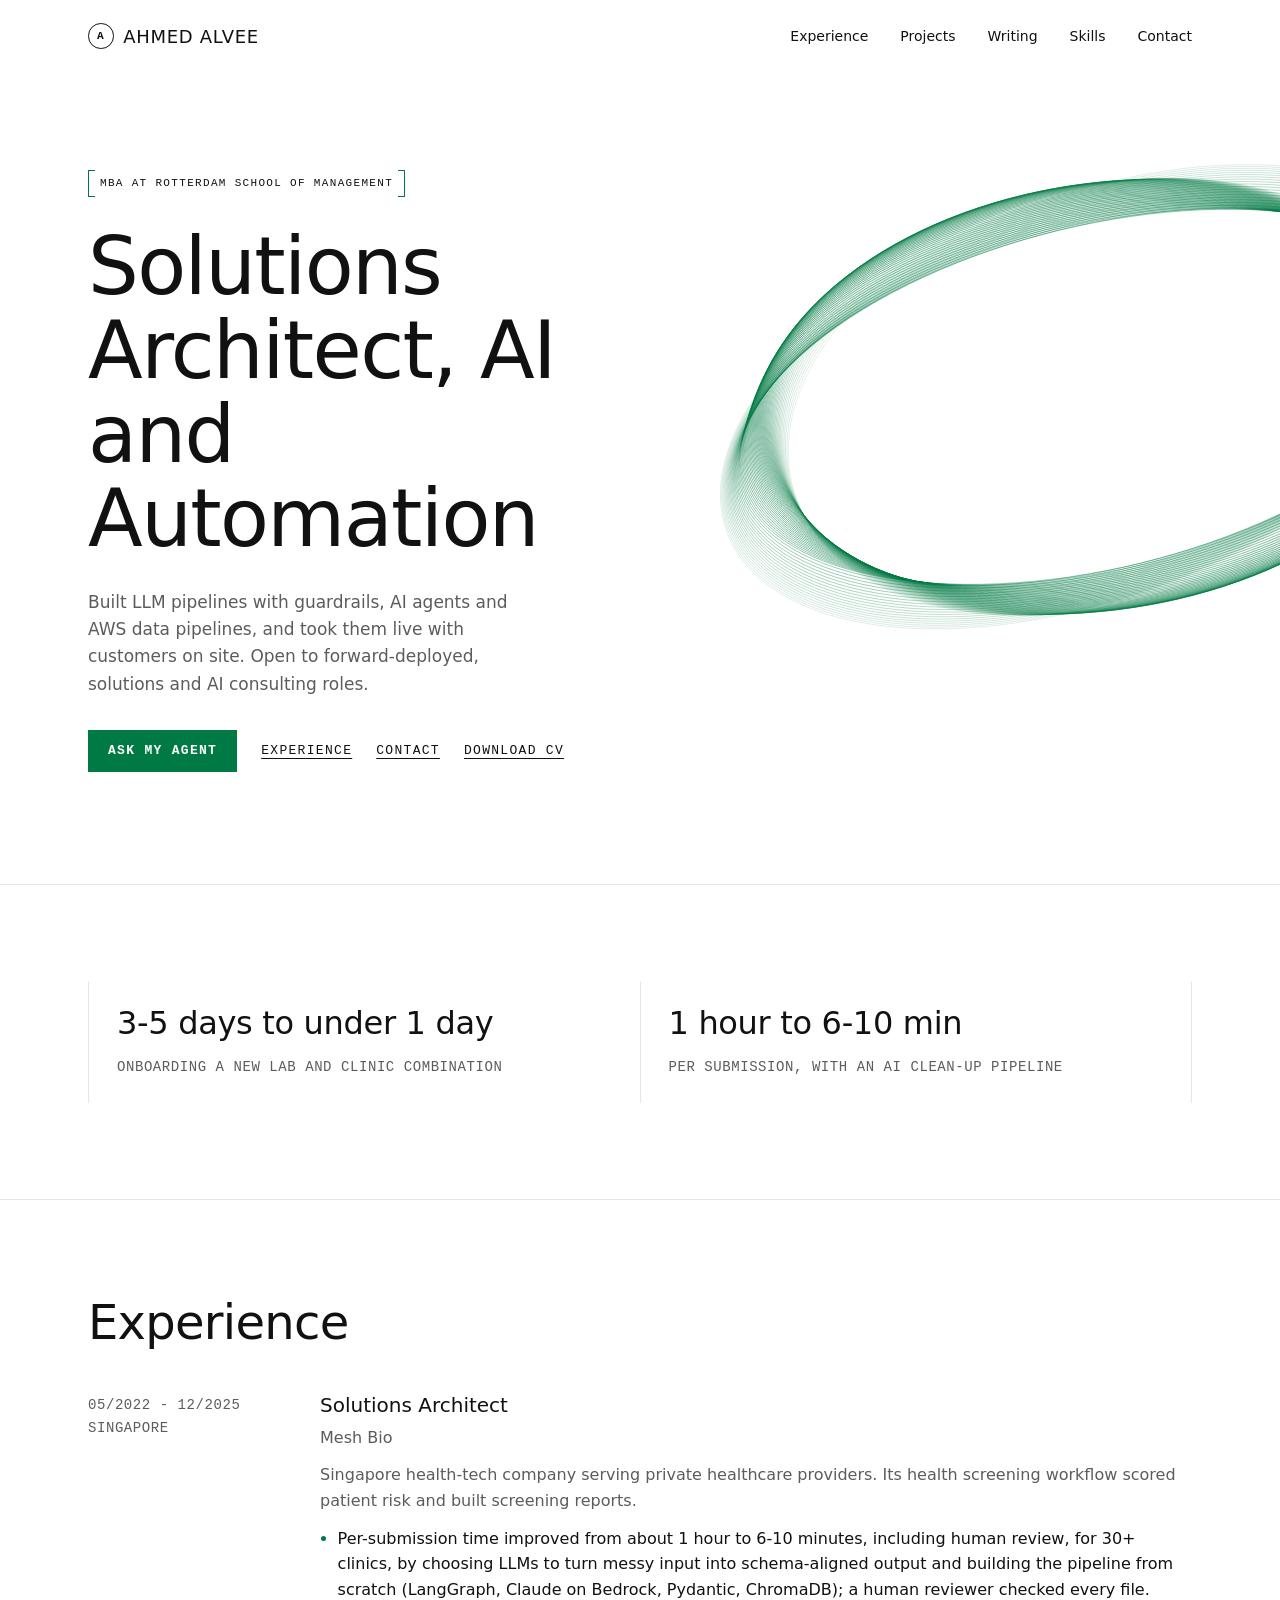
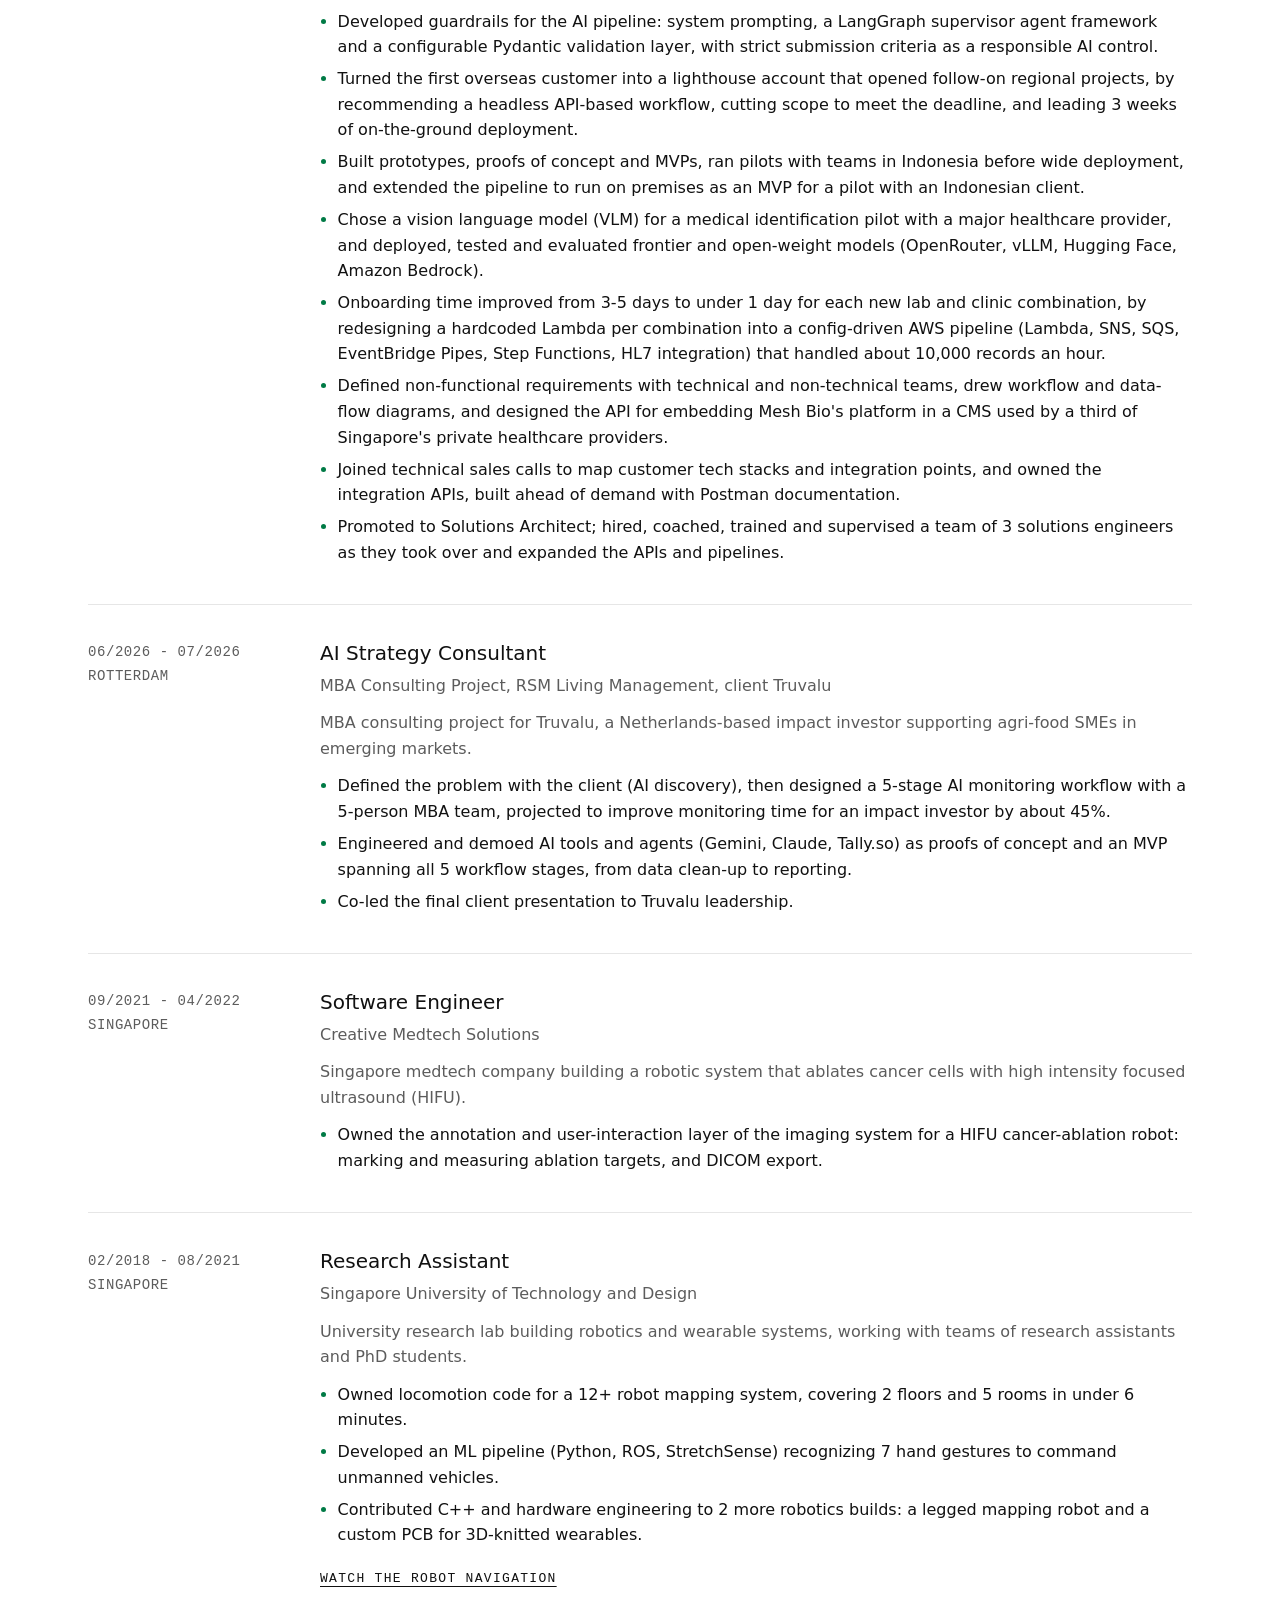
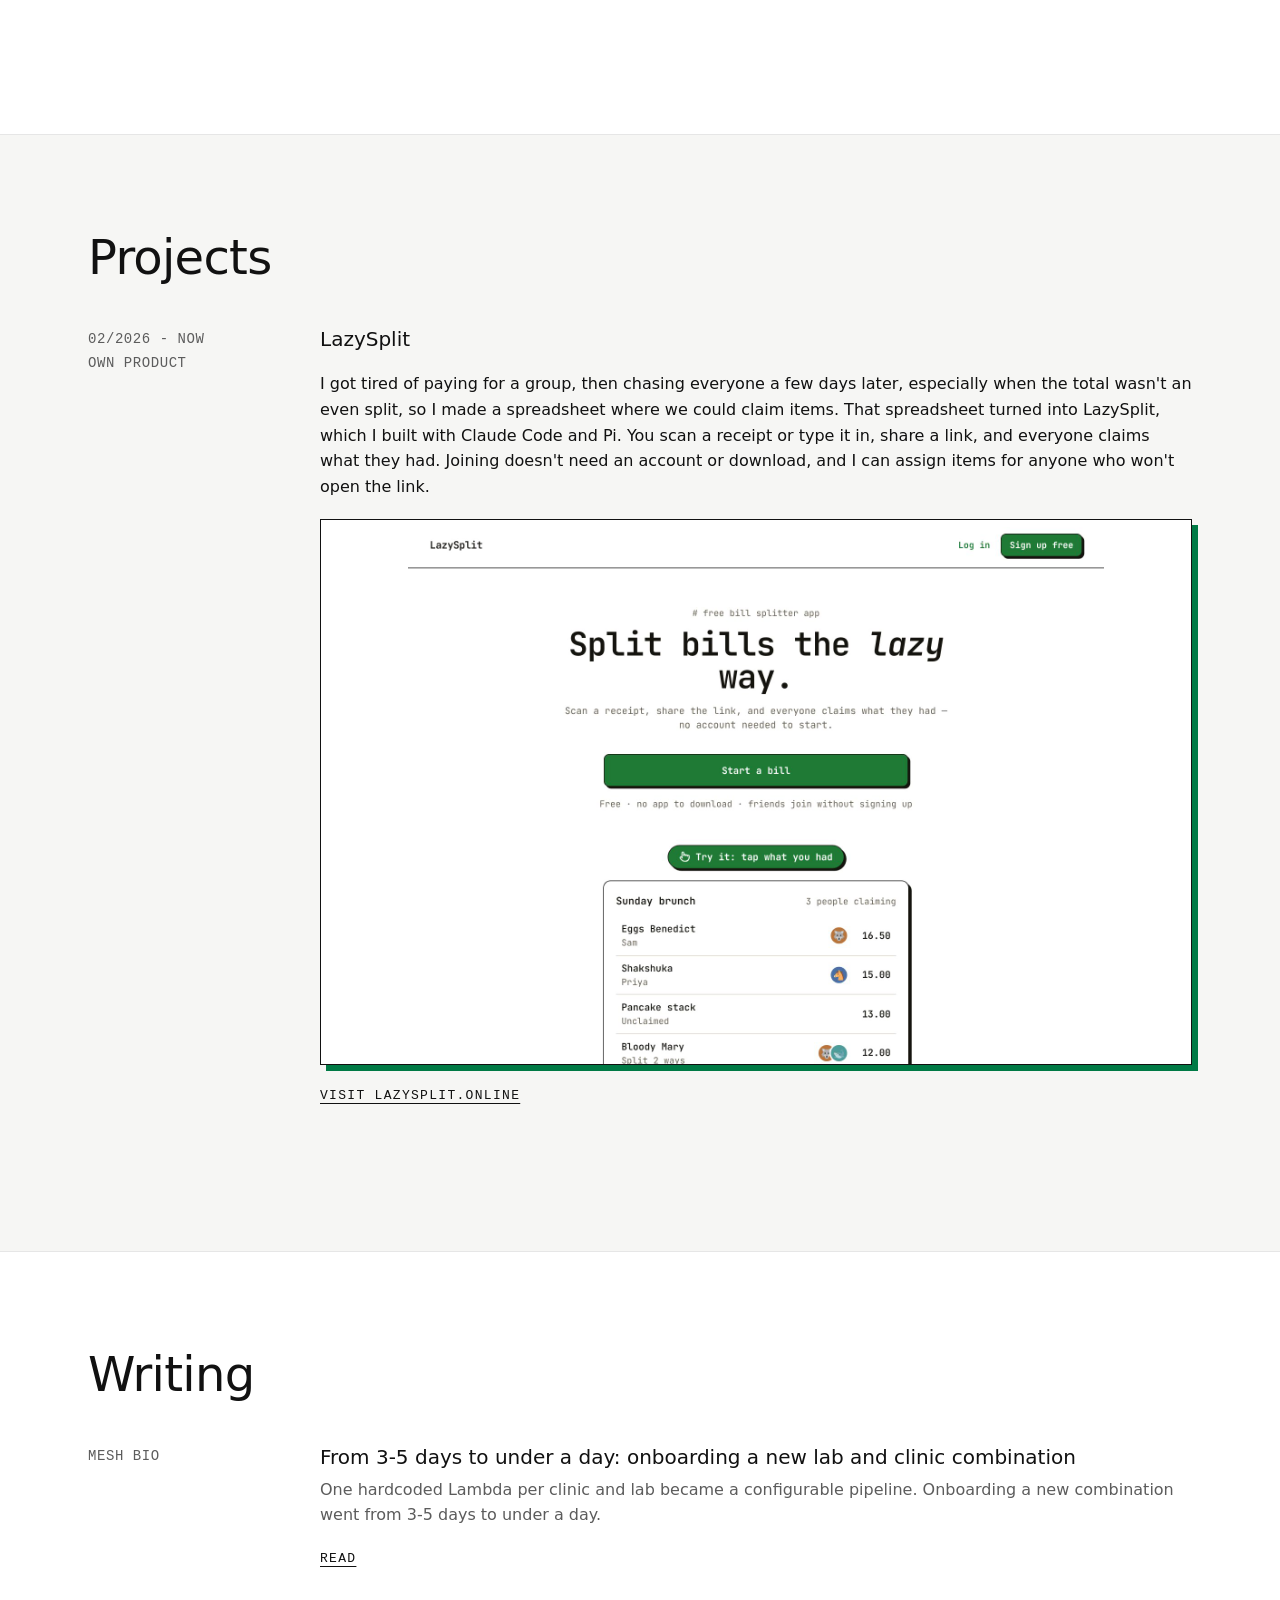
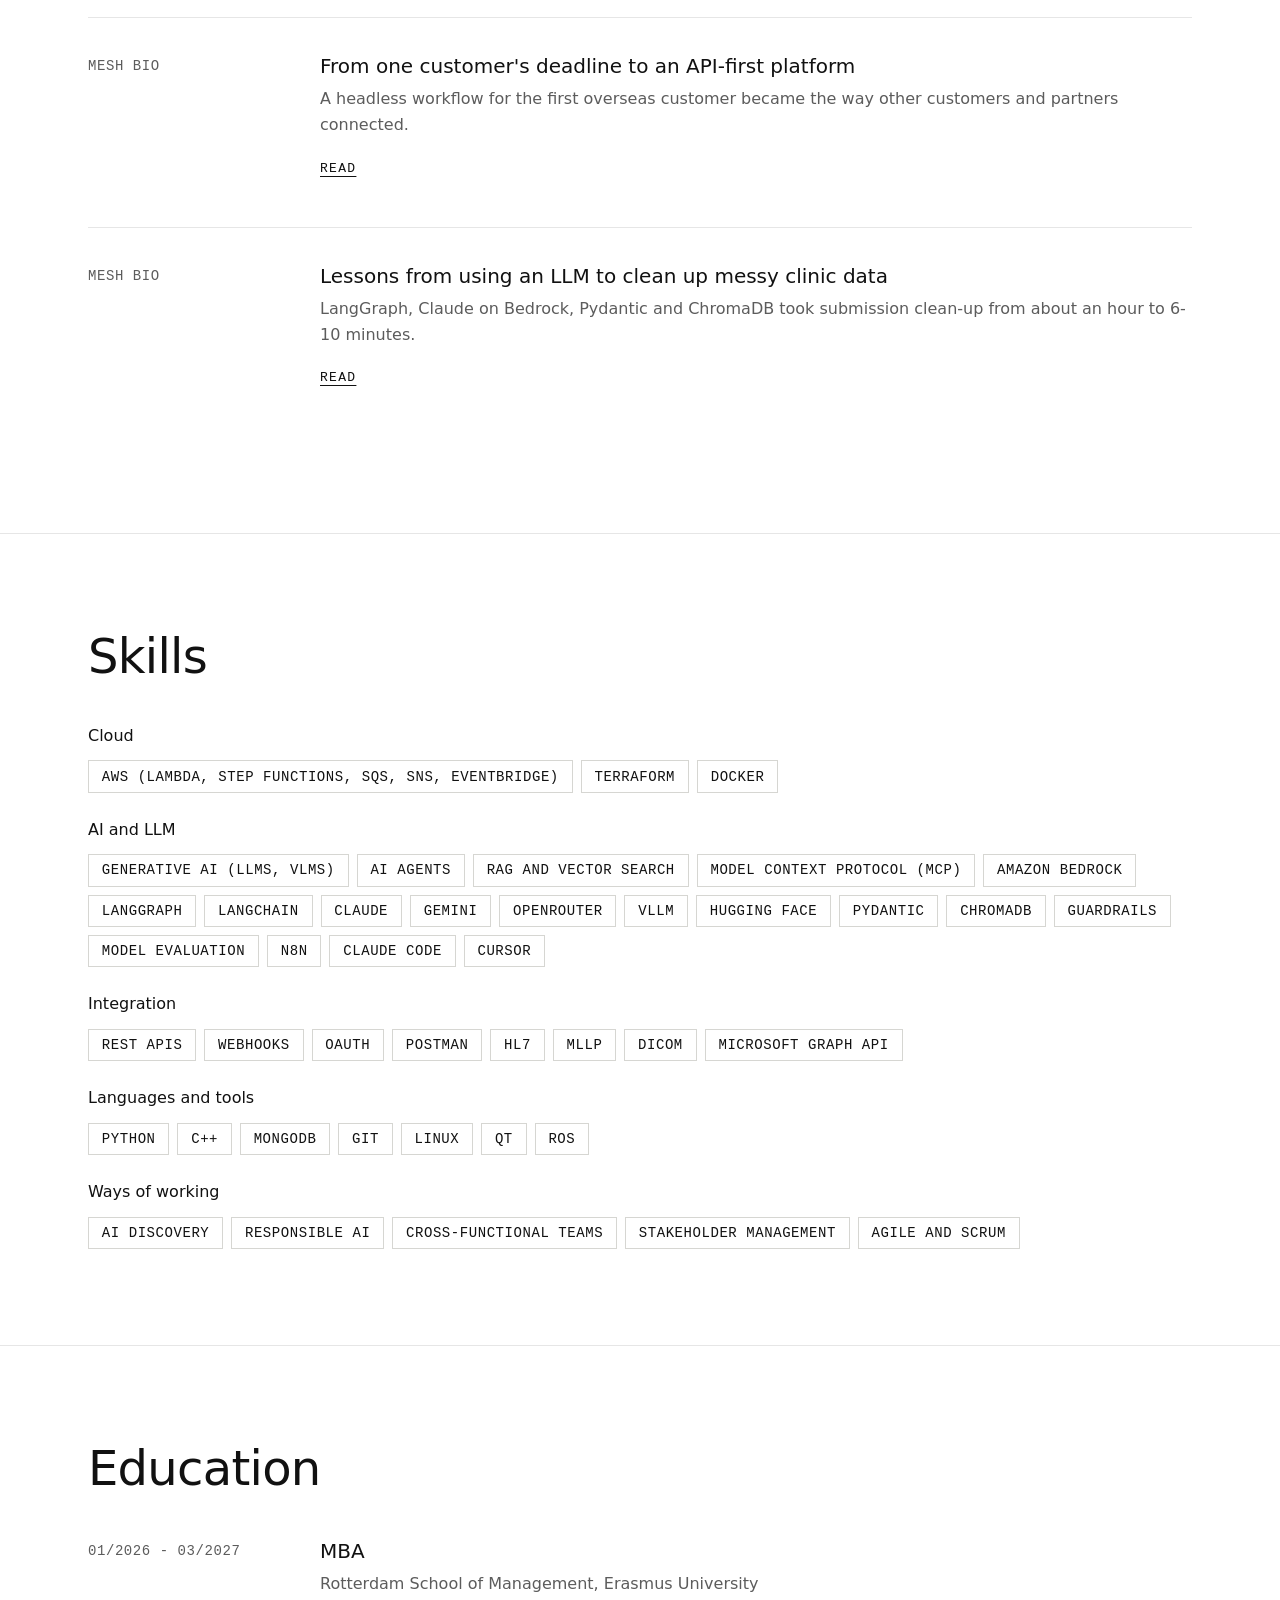
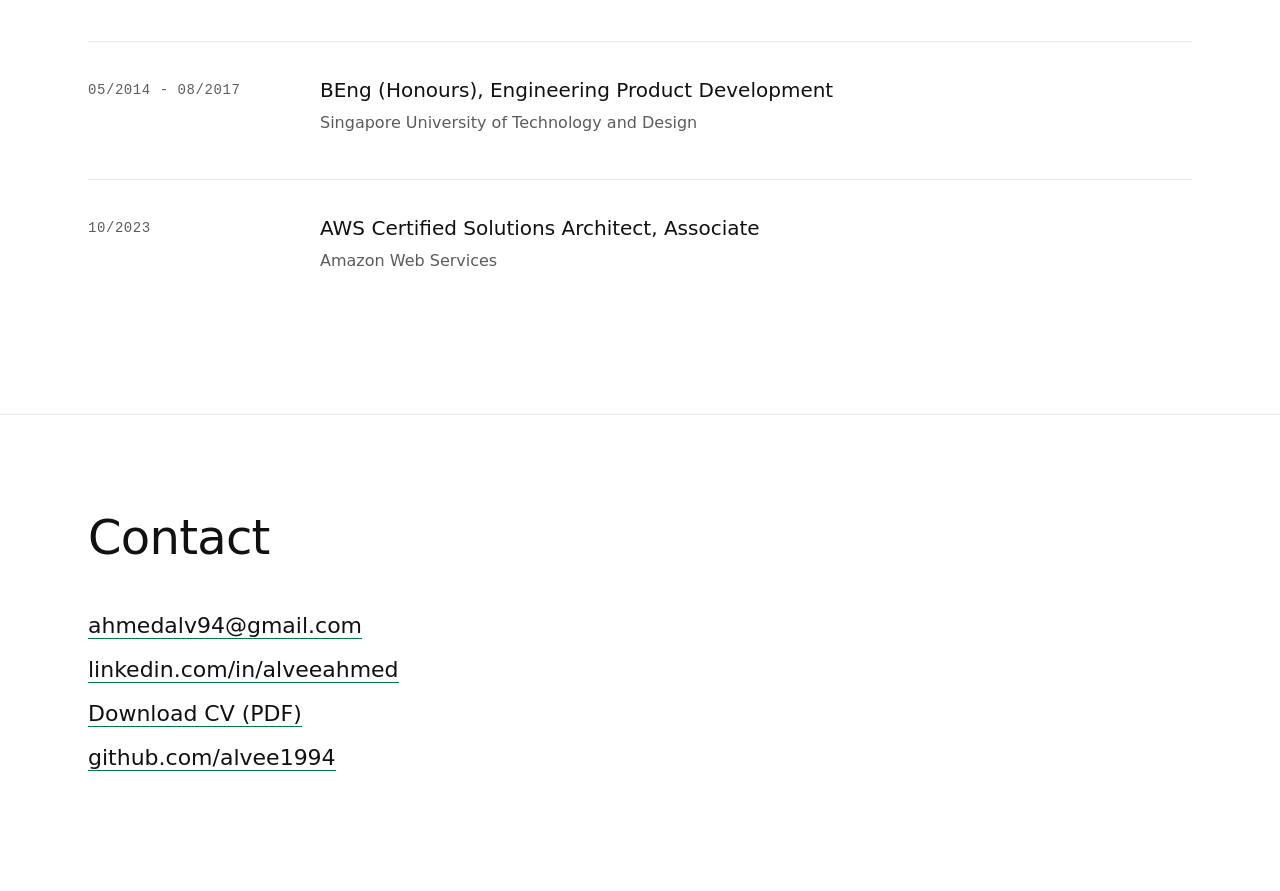
<file: index.html>
<!doctype html>
<html lang="en">
<head>
<meta charset="utf-8">
<meta name="viewport" content="width=device-width,initial-scale=1">
<meta http-equiv="Content-Security-Policy" content="default-src 'none'; script-src 'self' https://challenges.cloudflare.com; frame-src https://challenges.cloudflare.com; connect-src https://*.workers.dev; style-src 'self' 'unsafe-inline' https://fonts.googleapis.com; font-src https://fonts.gstatic.com; img-src 'self' data:; base-uri 'none'; form-action 'none'">
<title>Ahmed Alvee | Solutions Architect, AI and Automation</title>
<meta name="description" content="Ahmed Alvee is a solutions architect who built AI and automation and took it live with customers: LLM pipelines with guardrails, AI agents, AWS data pipelines and integration APIs. MBA at Rotterdam School of Management. Ask his AI agent about his work.">
<meta name="author" content="Ahmed Alvee">
<meta name="robots" content="index, follow, max-snippet:-1, max-image-preview:large">
<link rel="canonical" href="https://alvee1994.github.io/portfolio/">
<link rel="alternate" type="text/markdown" title="LLM summary" href="https://alvee1994.github.io/portfolio/llms.txt">
<meta property="og:type" content="profile">
<meta property="og:title" content="Ahmed Alvee | Solutions Architect, AI and Automation">
<meta property="og:description" content="Solutions architect who built AI and automation and took it live with customers on site. MBA at RSM. Ask my AI agent about my work.">
<meta property="og:url" content="https://alvee1994.github.io/portfolio/">
<meta property="og:image" content="https://alvee1994.github.io/portfolio/assets/ahmed-alvee.jpg">
<meta property="og:image:alt" content="Portrait of Ahmed Alvee">
<meta property="profile:first_name" content="Ahmed">
<meta property="profile:last_name" content="Alvee">
<meta name="twitter:card" content="summary">
<script type="application/ld+json">
{
  "@context": "https://schema.org",
  "@type": "ProfilePage",
  "url": "https://alvee1994.github.io/portfolio/",
  "dateModified": "2026-10-27",
  "mainEntity": {
    "@type": "Person",
    "name": "Ahmed Alvee",
    "jobTitle": "Solutions Architect",
    "description": "Solutions architect who built LLM pipelines with guardrails, AI agents and AWS data pipelines, and took them live with customers on site. Three years and seven months at Mesh Bio in Singapore. MBA candidate at Rotterdam School of Management.",
    "url": "https://alvee1994.github.io/portfolio/",
    "image": "https://alvee1994.github.io/portfolio/assets/ahmed-alvee.jpg",
    "email": "mailto:ahmedalv94@gmail.com",
    "sameAs": ["https://www.linkedin.com/in/alveeahmed", "https://github.com/alvee1994"],
    "alumniOf": [
      {"@type": "CollegeOrUniversity", "name": "Singapore University of Technology and Design"}
    ],
    "hasCredential": {"@type": "EducationalOccupationalCredential", "name": "AWS Certified Solutions Architect, Associate", "recognizedBy": {"@type": "Organization", "name": "Amazon Web Services"}},
    "knowsAbout": ["Generative AI", "AI agents", "RAG", "Guardrails", "Model evaluation", "Responsible AI", "AI discovery", "Proofs of concept", "Model Context Protocol", "Amazon Bedrock", "LangGraph", "LangChain", "Claude", "AWS", "Docker", "Terraform", "Python", "REST APIs", "HL7", "DICOM", "n8n", "Workflow automation", "Data pipelines"]
  }
}
</script>
<link rel="stylesheet" href="https://fonts.googleapis.com/css2?family=Inter:wght@400;600&family=JetBrains+Mono:wght@400;500;600&family=Space+Grotesk:wght@400;500&display=swap">
<script src="https://challenges.cloudflare.com/turnstile/v0/api.js?render=explicit" async defer></script>
<style>
  :root { --accent:#007a45; --ink:#111; --muted:#5c5c5c; --line:#e6e6e6; --bg:#fff; --soft:#f6f6f4;
    --mono:"JetBrains Mono",ui-monospace,monospace; --sans:"Space Grotesk",system-ui,sans-serif; }
  * { box-sizing:border-box; }
  [hidden] { display:none !important; }
  html { scroll-behavior:smooth; }
  body { margin:0; background:var(--bg); color:var(--ink); font:1rem/1.6 Inter,system-ui,sans-serif; -webkit-font-smoothing:antialiased; }
  a { color:inherit; }
  .wrap { max-width:72rem; margin:0 auto; padding:0 1.5rem; }
  h1, h2, h3 { font-family:var(--sans); font-weight:400; margin:0; }
  h1 { max-width:12ch; font-size:clamp(2.75rem,6.5vw,5rem); line-height:1.05; letter-spacing:-.02em; }
  h2 { font-size:clamp(2rem,4vw,3rem); line-height:1.1; letter-spacing:-.015em; margin-bottom:2.5rem; }
  h3 { font-size:1.25rem; font-weight:500; }
  .tag { display:inline-block; font:500 .6875rem/1 var(--mono); letter-spacing:.12em; text-transform:uppercase; padding:.5rem .75rem; margin-bottom:1.75rem; position:relative; }
  .tag::before, .tag::after { content:""; position:absolute; top:0; bottom:0; width:.4rem; border:1.5px solid var(--accent); }
  .tag::before { left:0; border-right:0; } .tag::after { right:0; border-left:0; }
  .btn { display:inline-block; background:var(--accent); color:#fff; font:600 .8125rem/1 var(--mono); letter-spacing:.1em; text-transform:uppercase;
    padding:.9rem 1.25rem; border:0; border-radius:0; cursor:pointer; text-decoration:none; transition:background .2s, transform .1s; }
  .btn:hover { background:var(--ink); }
  .btn:active { transform:translateY(1px); }
  .btn:disabled { opacity:.4; cursor:default; }

  .skip { position:absolute; left:-9999px; } .skip:focus { left:1rem; top:1rem; z-index:9; background:#fff; padding:.5rem 1rem; }
  .bar { position:sticky; top:0; z-index:4; background:rgba(255,255,255,.85); -webkit-backdrop-filter:blur(12px); backdrop-filter:blur(12px); }
  .bar .wrap { display:flex; align-items:center; gap:2rem; height:4.5rem; font-size:.875rem; }
  .bar b { font:500 1.125rem var(--sans); letter-spacing:.04em; text-transform:uppercase; margin-right:auto; display:flex; align-items:center; gap:.6rem; }
  .bar b i { width:1.6rem; height:1.6rem; border:1.5px solid var(--ink); border-radius:50%; display:grid; place-items:center; font:600 .7rem var(--mono); font-style:normal; }
  .bar a { text-decoration:none; }
  .bar a:hover { color:var(--accent); }

  .hero { position:relative; overflow:hidden; padding:clamp(3rem,8vw,6rem) 0 clamp(4rem,9vw,7rem); }
  #ribbon { position:absolute; top:0; right:0; width:55%; height:100%; pointer-events:none; }
  .hero .wrap { position:relative; }
  .hero p { color:var(--muted); max-width:42ch; margin:1.75rem 0 2rem; font-size:1.0625rem; }
  .hero nav { display:flex; flex-wrap:wrap; gap:1.5rem; align-items:center; }
  .hero nav a.link { font:500 .8125rem var(--mono); letter-spacing:.1em; text-transform:uppercase; text-decoration:underline; text-underline-offset:4px; }
  @media (max-width:48rem) { #ribbon { display:none; } }
  @media (max-width:40rem) {
    body { overflow-x:hidden; }
    .bar .wrap { gap:.75rem; height:3.75rem; font-size:.8125rem; }
    .bar b { font-size:.9375rem; white-space:nowrap; }
    .bar a[href="#skills"], .bar a[href="#writing"] { display:none; }
    .hero nav { gap:1rem 1.25rem; }
    body .stats ul { border-left:0; }
    body .stats li { border-right:0; border-top:1px solid var(--line); padding:1.25rem 0; }
    body .stats li:first-child { border-top:0; padding-top:0; }
    body footer p { font-size:1.0625rem; }
    #launch { right:1rem; bottom:1rem; }
    body #panel { right:0; bottom:0; width:100vw; height:100dvh; border:0; box-shadow:none; }
  }

  section { padding:clamp(4rem,8vw,6rem) 0; border-top:1px solid var(--line); }
  .stats ul { list-style:none; margin:0; padding:0; display:grid; grid-template-columns:repeat(auto-fit,minmax(15rem,1fr)); border-left:1px solid var(--line); }
  .stats li { padding:1.5rem 1.75rem; border-right:1px solid var(--line); }
  .stats b { display:block; font:400 clamp(1.5rem,3vw,2rem)/1.15 var(--sans); letter-spacing:-.01em; margin-bottom:.75rem; }
  .stats span { font:.875rem/1.5 var(--mono); letter-spacing:.04em; text-transform:uppercase; color:var(--muted); }

  .alt { background:var(--soft); }
  .job { display:grid; gap:.25rem 2.5rem; grid-template-columns:12rem 1fr; padding:2rem 0; border-top:1px solid var(--line); }
  .job:first-of-type { border-top:0; padding-top:0; }
  .job .when { font:.875rem/1.7 var(--mono); letter-spacing:.04em; text-transform:uppercase; color:var(--muted); padding-top:.3rem; }
  .job .org { color:var(--muted); margin:.25rem 0 .75rem; }
  .job ul { margin:0; padding-left:1.1rem; }
  .job li { margin-bottom:.4rem; }
  .job li::marker { color:var(--accent); }
  @media (max-width:40rem) { .job { grid-template-columns:1fr; } }

  .sk { font-size:1rem; margin:1.5rem 0 .75rem; }
  .pills { display:flex; flex-wrap:wrap; gap:.5rem; padding:0; margin:0; list-style:none; }
  .pills li { border:1px solid #d6d6d2; background:var(--bg); padding:.45rem .8rem; font:.875rem var(--mono); letter-spacing:.04em; text-transform:uppercase; }

  footer { padding:clamp(4rem,8vw,6rem) 0 7rem; border-top:1px solid var(--line); }
  footer p { font:400 1.375rem/2 var(--sans); margin:0; }
  footer a { text-decoration:none; border-bottom:1px solid var(--accent); }
  footer a:hover { color:var(--accent); }

  .job a { font:500 .8125rem var(--mono); letter-spacing:.1em; text-transform:uppercase; text-decoration:underline; text-underline-offset:4px; }
  .job a:hover { color:var(--accent); }
  .job .shot { display:block; margin-top:1.25rem; border:1px solid var(--ink); box-shadow:6px 6px 0 var(--accent); }
  .job .shot img { display:block; width:100%; height:auto; }

  /* chat */
  #launch { position:fixed; right:1.25rem; bottom:1.25rem; z-index:5; box-shadow:0 10px 30px rgba(0,0,0,.18); }
  #panel { position:fixed; right:1.25rem; bottom:1.25rem; width:min(24rem,calc(100vw - 2.5rem)); height:min(36rem,calc(100dvh - 2.5rem));
    background:var(--bg); border:1px solid var(--ink); box-shadow:8px 8px 0 var(--accent);
    display:flex; flex-direction:column; padding:1rem; gap:.5rem; z-index:6;
    transform-origin:100% 100%; transform:scale(.92); opacity:0; visibility:hidden;
    transition:transform .35s cubic-bezier(.32,.72,0,1), opacity .2s, visibility 0s .35s; }
  #panel.open { transform:none; opacity:1; visibility:visible; transition:transform .35s cubic-bezier(.32,.72,0,1), opacity .2s, visibility 0s; }
  #panel header { display:flex; justify-content:space-between; align-items:center; font:500 .75rem var(--mono); letter-spacing:.1em; text-transform:uppercase; padding-bottom:.75rem; border-bottom:1px solid var(--line); }
  #panel header button { width:1.75rem; height:1.75rem; background:none; border:1px solid var(--line); color:var(--ink); font:.8rem var(--mono); cursor:pointer; }
  #panel header button:hover { border-color:var(--ink); }
  #backend { font:.75rem var(--mono); border:1px solid var(--line); border-radius:0; padding:.3rem .5rem; margin-left:auto; margin-right:.5rem; background:var(--bg); color:var(--ink); }
  #log { flex:1; overflow-y:auto; display:flex; flex-direction:column; gap:.5rem; padding:.25rem 0; }
  .msg { padding:.6rem .85rem; white-space:pre-wrap; max-width:85%; font-size:.9375rem; line-height:1.45; }
  .user { background:var(--ink); color:#fff; align-self:flex-end; }
  .agent { background:var(--soft); border-left:2px solid var(--accent); align-self:flex-start; }
  .typing { display:flex; gap:.25rem; padding:.85rem 1rem; }
  .typing i { width:.4rem; height:.4rem; background:var(--accent); opacity:.3; animation:blink 1.2s infinite; }
  .typing i:nth-child(2) { animation-delay:.2s; }
  .typing i:nth-child(3) { animation-delay:.4s; }
  @keyframes blink { 0%,80%,100% { opacity:.3; } 40% { opacity:1; } }
  .note { font:.7rem var(--mono); color:var(--muted); letter-spacing:.04em; }
  form { display:flex; gap:.5rem; }
  input { font:inherit; font-size:1rem; padding:.6rem .8rem; border:1px solid var(--line); border-radius:0; width:100%; }
  input:focus { outline:0; border-color:var(--ink); }
  form .btn { padding:.6rem 1rem; }

  @media (prefers-reduced-motion:reduce) {
    html { scroll-behavior:auto; }
    #panel, #panel.open { transform:none; }
    .typing i { animation:none; opacity:.6; }
  }
</style>
</head>
<body>
<a href="#work" class="skip">Skip to content</a>
<!-- CHANGE: everything between here and the chat widget is your page. Keep the ids "ask", "launch" and "panel". -->
<div class="bar"><div class="wrap"><b><i>A</i>Ahmed Alvee</b><a href="#work">Experience</a><a href="#projects">Projects</a><a href="#writing">Writing</a><a href="#skills">Skills</a><a href="#contact">Contact</a></div></div>

<header class="hero">
  <canvas id="ribbon" aria-hidden="true"></canvas>
  <div class="wrap">
    <span class="tag">MBA at Rotterdam School of Management</span>
    <h1>Solutions Architect, AI and Automation</h1>
    <p>Built LLM pipelines with guardrails, AI agents and AWS data pipelines, and took them live with customers on site. Open to forward-deployed, solutions and AI consulting roles.</p>
    <nav>
      <a class="btn" href="#ask" id="ask">Ask my agent</a>
      <a class="link" href="#work">Experience</a>
      <a class="link" href="#contact">Contact</a>
      <a class="link" href="assets/Ahmed_Alvee_resume.pdf" download>Download CV</a>
    </nav>
  </div>
</header>

<main>
<section class="stats">
  <div class="wrap"><ul>
    <li><b>3-5 days to under 1 day</b><span>Onboarding a new lab and clinic combination</span></li>
    <li><b>1 hour to 6-10 min</b><span>Per submission, with an AI clean-up pipeline</span></li>
  </ul></div>
</section>

<section id="work">
  <div class="wrap">
    <h2>Experience</h2>
    <div class="job">
      <div class="when">05/2022 - 12/2025<br>Singapore</div>
      <div>
        <h3>Solutions Architect</h3>
        <div class="org">Mesh Bio</div>
        <div class="org">Singapore health-tech company serving private healthcare providers. Its health screening workflow scored patient risk and built screening reports.</div>
        <ul>
          <li>Per-submission time improved from about 1 hour to 6-10 minutes, including human review, for 30+ clinics, by choosing LLMs to turn messy input into schema-aligned output and building the pipeline from scratch (LangGraph, Claude on Bedrock, Pydantic, ChromaDB); a human reviewer checked every file.</li>
          <li>Developed guardrails for the AI pipeline: system prompting, a LangGraph supervisor agent framework and a configurable Pydantic validation layer, with strict submission criteria as a responsible AI control.</li>
          <li>Turned the first overseas customer into a lighthouse account that opened follow-on regional projects, by recommending a headless API-based workflow, cutting scope to meet the deadline, and leading 3 weeks of on-the-ground deployment.</li>
          <li>Built prototypes, proofs of concept and MVPs, ran pilots with teams in Indonesia before wide deployment, and extended the pipeline to run on premises as an MVP for a pilot with an Indonesian client.</li>
          <li>Chose a vision language model (VLM) for a medical identification pilot with a major healthcare provider, and deployed, tested and evaluated frontier and open-weight models (OpenRouter, vLLM, Hugging Face, Amazon Bedrock).</li>
          <li>Onboarding time improved from 3-5 days to under 1 day for each new lab and clinic combination, by redesigning a hardcoded Lambda per combination into a config-driven AWS pipeline (Lambda, SNS, SQS, EventBridge Pipes, Step Functions, HL7 integration) that handled about 10,000 records an hour.</li>
          <li>Defined non-functional requirements with technical and non-technical teams, drew workflow and data-flow diagrams, and designed the API for embedding Mesh Bio's platform in a CMS used by a third of Singapore's private healthcare providers.</li>
          <li>Joined technical sales calls to map customer tech stacks and integration points, and owned the integration APIs, built ahead of demand with Postman documentation.</li>
          <li>Promoted to Solutions Architect; hired, coached, trained and supervised a team of 3 solutions engineers as they took over and expanded the APIs and pipelines.</li>
        </ul>
      </div>
    </div>
    <div class="job">
      <div class="when">06/2026 - 07/2026<br>Rotterdam</div>
      <div>
        <h3>AI Strategy Consultant</h3>
        <div class="org">MBA Consulting Project, RSM Living Management, client Truvalu</div>
        <div class="org">MBA consulting project for Truvalu, a Netherlands-based impact investor supporting agri-food SMEs in emerging markets.</div>
        <ul>
          <li>Defined the problem with the client (AI discovery), then designed a 5-stage AI monitoring workflow with a 5-person MBA team, projected to improve monitoring time for an impact investor by about 45%.</li>
          <li>Engineered and demoed AI tools and agents (Gemini, Claude, Tally.so) as proofs of concept and an MVP spanning all 5 workflow stages, from data clean-up to reporting.</li>
          <li>Co-led the final client presentation to Truvalu leadership.</li>
        </ul>
      </div>
    </div>
    <div class="job">
      <div class="when">09/2021 - 04/2022<br>Singapore</div>
      <div>
        <h3>Software Engineer</h3>
        <div class="org">Creative Medtech Solutions</div>
        <div class="org">Singapore medtech company building a robotic system that ablates cancer cells with high intensity focused ultrasound (HIFU).</div>
        <ul><li>Owned the annotation and user-interaction layer of the imaging system for a HIFU cancer-ablation robot: marking and measuring ablation targets, and DICOM export.</li></ul>
      </div>
    </div>
    <div class="job">
      <div class="when">02/2018 - 08/2021<br>Singapore</div>
      <div>
        <h3>Research Assistant</h3>
        <div class="org">Singapore University of Technology and Design</div>
        <div class="org">University research lab building robotics and wearable systems, working with teams of research assistants and PhD students.</div>
        <ul>
          <li>Owned locomotion code for a 12+ robot mapping system, covering 2 floors and 5 rooms in under 6 minutes.</li>
          <li>Developed an ML pipeline (Python, ROS, StretchSense) recognizing 7 hand gestures to command unmanned vehicles.</li>
          <li>Contributed C++ and hardware engineering to 2 more robotics builds: a legged mapping robot and a custom PCB for 3D-knitted wearables.</li>
        </ul>
        <p><a href="https://www.youtube.com/watch?v=qfH4ocXLslI" rel="noopener" target="_blank">Watch the robot navigation</a></p>
      </div>
    </div>
  </div>
</section>

<section id="projects" class="alt">
  <div class="wrap">
    <h2>Projects</h2>
    <div class="job">
      <div class="when">02/2026 - now<br>Own product</div>
      <div>
        <h3>LazySplit</h3>
        <p>I got tired of paying for a group, then chasing everyone a few days later, especially when the total wasn't an even split, so I made a spreadsheet where we could claim items. That spreadsheet turned into LazySplit, which I built with Claude Code and Pi. You scan a receipt or type it in, share a link, and everyone claims what they had. Joining doesn't need an account or download, and I can assign items for anyone who won't open the link.</p>
        <a class="shot" href="https://lazysplit.online/" rel="noopener" target="_blank"><img src="assets/lazysplit.jpg" width="1920" height="1200" loading="lazy" alt="LazySplit landing page: Split bills the lazy way, with a Start a bill button and a demo bill where friends claim items"></a>
        <p><a href="https://lazysplit.online/" rel="noopener" target="_blank">Visit lazysplit.online</a></p>
      </div>
    </div>
  </div>
</section>

<section id="writing">
  <div class="wrap">
    <h2>Writing</h2>
    <div class="job">
      <div class="when">Mesh Bio</div>
      <div>
        <h3>From 3-5 days to under a day: onboarding a new lab and clinic combination</h3>
        <div class="org">One hardcoded Lambda per clinic and lab became a configurable pipeline. Onboarding a new combination went from 3-5 days to under a day.</div>
        <p><a href="writing/pipeline.html">Read</a></p>
      </div>
    </div>
    <div class="job">
      <div class="when">Mesh Bio</div>
      <div>
        <h3>From one customer's deadline to an API-first platform</h3>
        <div class="org">A headless workflow for the first overseas customer became the way other customers and partners connected.</div>
        <p><a href="writing/apis.html">Read</a></p>
      </div>
    </div>
    <div class="job">
      <div class="when">Mesh Bio</div>
      <div>
        <h3>Lessons from using an LLM to clean up messy clinic data</h3>
        <div class="org">LangGraph, Claude on Bedrock, Pydantic and ChromaDB took submission clean-up from about an hour to 6-10 minutes.</div>
        <p><a href="writing/llm-lessons.html">Read</a></p>
      </div>
    </div>
  </div>
</section>

<section id="skills">
  <div class="wrap">
    <h2>Skills</h2>
    <h3 class="sk">Cloud</h3>
    <ul class="pills"><li>AWS (Lambda, Step Functions, SQS, SNS, EventBridge)</li><li>Terraform</li><li>Docker</li></ul>
    <h3 class="sk">AI and LLM</h3>
    <ul class="pills"><li>Generative AI (LLMs, VLMs)</li><li>AI agents</li><li>RAG and vector search</li><li>Model Context Protocol (MCP)</li><li>Amazon Bedrock</li><li>LangGraph</li><li>LangChain</li><li>Claude</li><li>Gemini</li><li>OpenRouter</li><li>vLLM</li><li>Hugging Face</li><li>Pydantic</li><li>ChromaDB</li><li>Guardrails</li><li>Model evaluation</li><li>n8n</li><li>Claude Code</li><li>Cursor</li></ul>
    <h3 class="sk">Integration</h3>
    <ul class="pills"><li>REST APIs</li><li>Webhooks</li><li>OAuth</li><li>Postman</li><li>HL7</li><li>MLLP</li><li>DICOM</li><li>Microsoft Graph API</li></ul>
    <h3 class="sk">Languages and tools</h3>
    <ul class="pills"><li>Python</li><li>C++</li><li>MongoDB</li><li>Git</li><li>Linux</li><li>Qt</li><li>ROS</li></ul>
    <h3 class="sk">Ways of working</h3>
    <ul class="pills"><li>AI discovery</li><li>Responsible AI</li><li>Cross-functional teams</li><li>Stakeholder management</li><li>Agile and Scrum</li></ul>
  </div>
</section>

<section>
  <div class="wrap">
    <h2>Education</h2>
    <div class="job">
      <div class="when">01/2026 - 03/2027</div>
      <div><h3>MBA</h3><div class="org">Rotterdam School of Management, Erasmus University</div></div>
    </div>
    <div class="job">
      <div class="when">05/2014 - 08/2017</div>
      <div><h3>BEng (Honours), Engineering Product Development</h3><div class="org">Singapore University of Technology and Design</div></div>
    </div>
    <div class="job">
      <div class="when">10/2023</div>
      <div><h3>AWS Certified Solutions Architect, Associate</h3><div class="org">Amazon Web Services</div></div>
    </div>
  </div>
</section>

</main>

<footer id="contact">
  <div class="wrap">
    <h2>Contact</h2>
    <p>
      <a href="mailto:ahmedalv94@gmail.com">ahmedalv94@gmail.com</a><br>
      <a href="https://linkedin.com/in/alveeahmed">linkedin.com/in/alveeahmed</a><br>
      <a href="assets/Ahmed_Alvee_resume.pdf" download>Download CV (PDF)</a><br>
      <a href="https://github.com/alvee1994">github.com/alvee1994</a>
    </p>
  </div>
</footer>

<!-- Chat widget. Works as is; app.js drives it. -->
<button id="launch" class="btn" hidden>Ask my agent</button>
<section id="panel" role="dialog" aria-label="Chat with Ahmed Alvee's assistant">
  <header><span>Ask about Ahmed</span><select id="backend" hidden aria-label="Agent back end"></select><button id="close" aria-label="Close">&#x2715;</button></header>
  <div id="log"></div>
  <div id="ts"></div>
  <form id="form">
    <input id="msg" aria-label="Your question" placeholder="Type a question..." autocomplete="off" required>
    <button id="go" class="btn">Send</button>
  </form>
</section>
<script src="config.js?v=8"></script>
<script src="app.js?v=8"></script>
<script src="ribbon.js?v=1"></script>
</body>
</html>
</file>
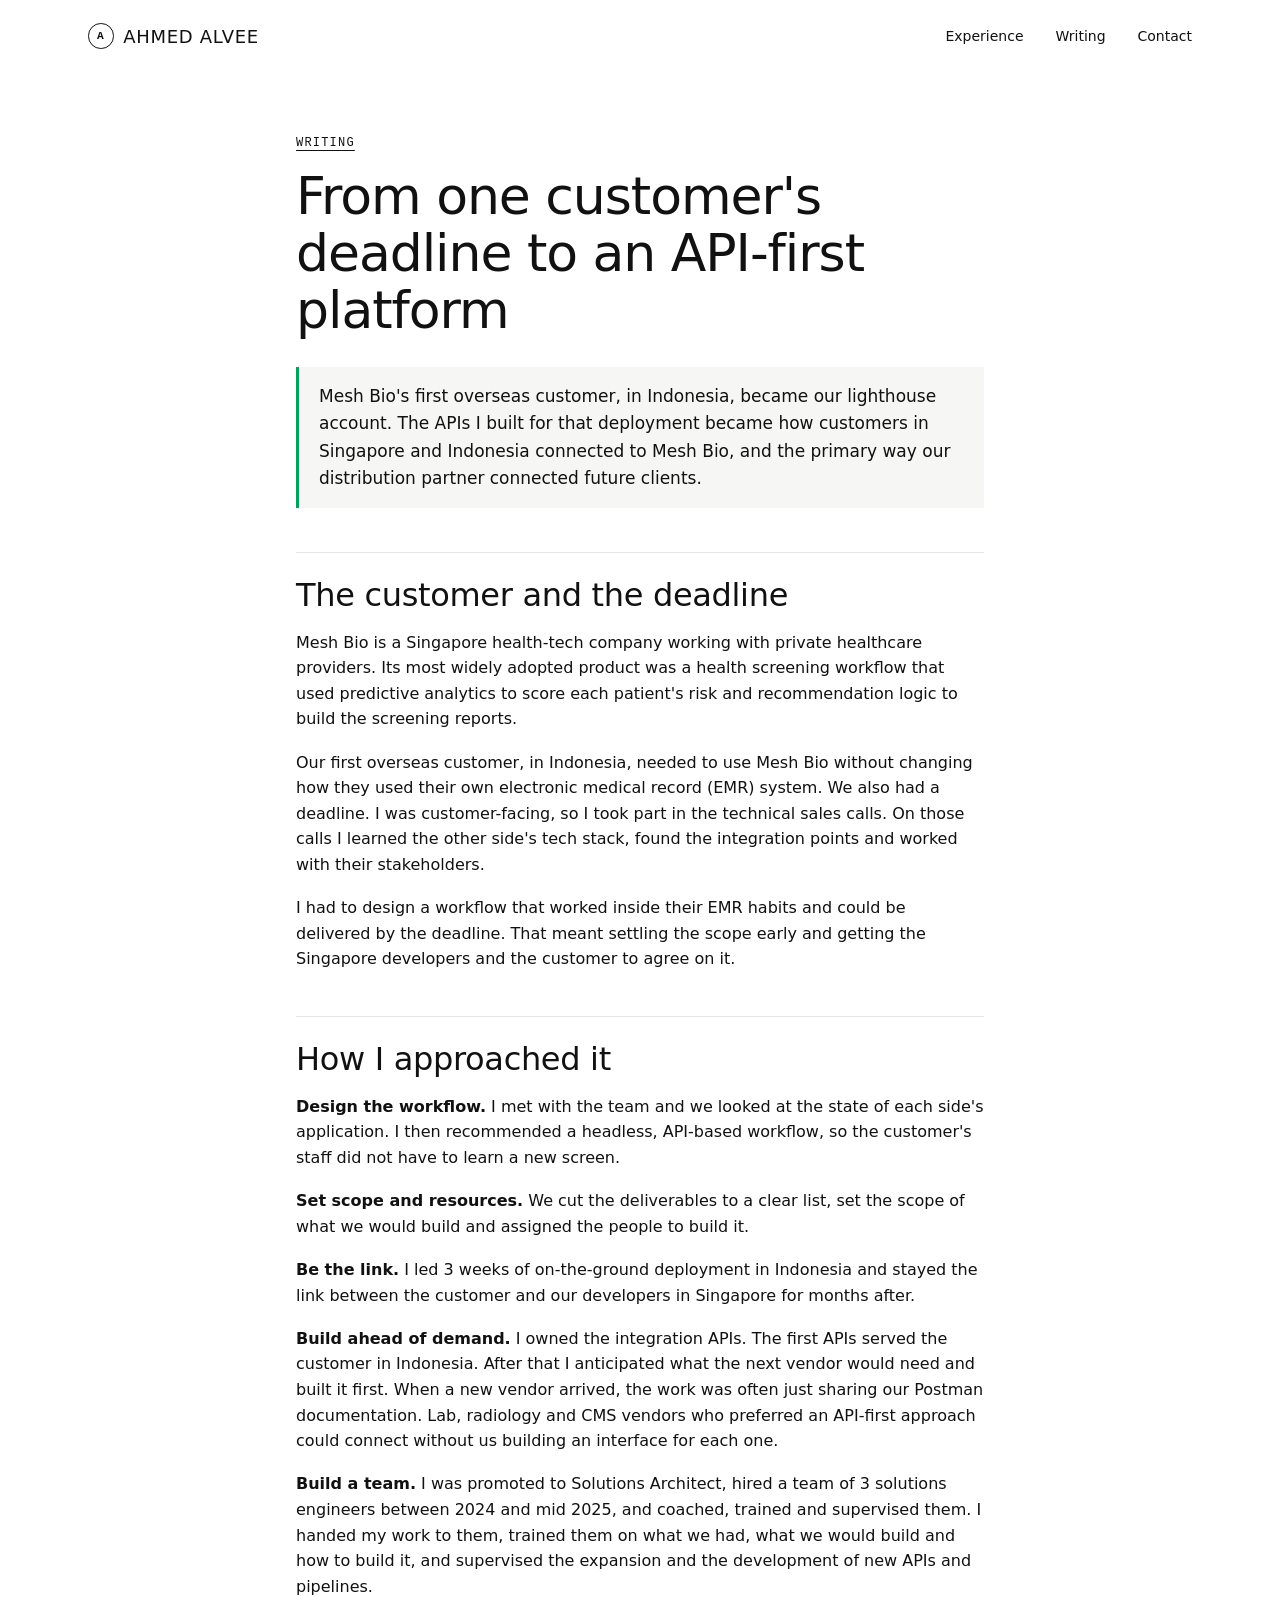
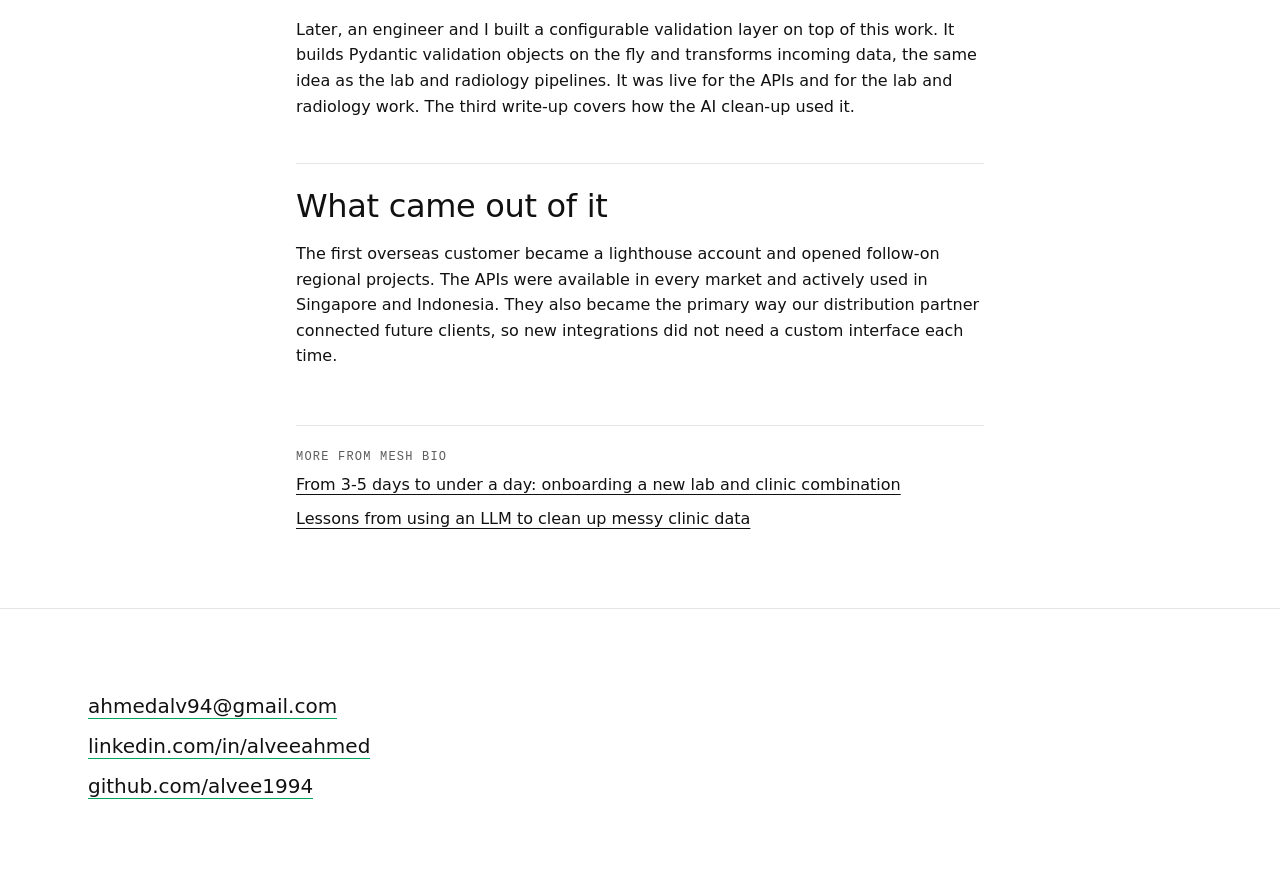
<file: writing/apis.html>
<!doctype html>
<html lang="en">
<head>
<meta charset="utf-8">
<meta name="viewport" content="width=device-width,initial-scale=1">
<meta http-equiv="Content-Security-Policy" content="default-src 'none'; style-src 'self' https://fonts.googleapis.com; font-src https://fonts.gstatic.com; img-src 'self' data:; base-uri 'none'; form-action 'none'">
<title>From one customer&#x27;s deadline to an API-first platform | Ahmed Alvee</title>
<meta name="description" content="Mesh Bio&#x27;s first overseas customer, in Indonesia, became our lighthouse account. The APIs I built for that deployment became how customers in Singapore and Indonesia connected to Mesh Bio, and the primary way our distribution partner connected future clients.">
<meta name="author" content="Ahmed Alvee">
<meta name="robots" content="index, follow, max-snippet:-1, max-image-preview:large">
<link rel="canonical" href="https://alvee1994.github.io/portfolio/writing/apis.html">
<meta property="og:type" content="article">
<meta property="og:title" content="From one customer&#x27;s deadline to an API-first platform">
<meta property="og:description" content="Mesh Bio&#x27;s first overseas customer, in Indonesia, became our lighthouse account. The APIs I built for that deployment became how customers in Singapore and Indonesia connected to Mesh Bio, and the primary way our distribution partner connected future clients.">
<meta property="og:url" content="https://alvee1994.github.io/portfolio/writing/apis.html">
<meta property="og:image" content="https://alvee1994.github.io/portfolio/assets/ahmed-alvee.jpg">
<meta name="twitter:card" content="summary">
<link rel="stylesheet" href="https://fonts.googleapis.com/css2?family=Inter:wght@400;600&family=JetBrains+Mono:wght@400;500;600&family=Space+Grotesk:wght@400;500&display=swap">
<link rel="stylesheet" href="style.css">
</head>
<body>
<div class="bar"><div class="wrap"><b><i>A</i><a href="../">Ahmed Alvee</a></b><a href="../#work">Experience</a><a href="../#writing">Writing</a><a href="../#contact">Contact</a></div></div>
<main class="wrap article">
<p class="crumb"><a href="../#writing">Writing</a></p>
<h1>From one customer&#x27;s deadline to an API-first platform</h1>
<p class="result">Mesh Bio's first overseas customer, in Indonesia, became our lighthouse account. The APIs I built for that deployment became how customers in Singapore and Indonesia connected to Mesh Bio, and the primary way our distribution partner connected future clients.</p>
<h2>The customer and the deadline</h2>
<p>Mesh Bio is a Singapore health-tech company working with private healthcare providers. Its most widely adopted product was a health screening workflow that used predictive analytics to score each patient's risk and recommendation logic to build the screening reports.</p>
<p>Our first overseas customer, in Indonesia, needed to use Mesh Bio without changing how they used their own electronic medical record (EMR) system. We also had a deadline. I was customer-facing, so I took part in the technical sales calls. On those calls I learned the other side's tech stack, found the integration points and worked with their stakeholders.</p>
<p>I had to design a workflow that worked inside their EMR habits and could be delivered by the deadline. That meant settling the scope early and getting the Singapore developers and the customer to agree on it.</p>
<h2>How I approached it</h2>
<p><strong>Design the workflow.</strong> I met with the team and we looked at the state of each side's application. I then recommended a headless, API-based workflow, so the customer's staff did not have to learn a new screen.</p>
<p><strong>Set scope and resources.</strong> We cut the deliverables to a clear list, set the scope of what we would build and assigned the people to build it.</p>
<p><strong>Be the link.</strong> I led 3 weeks of on-the-ground deployment in Indonesia and stayed the link between the customer and our developers in Singapore for months after.</p>
<p><strong>Build ahead of demand.</strong> I owned the integration APIs. The first APIs served the customer in Indonesia. After that I anticipated what the next vendor would need and built it first. When a new vendor arrived, the work was often just sharing our Postman documentation. Lab, radiology and CMS vendors who preferred an API-first approach could connect without us building an interface for each one.</p>
<p><strong>Build a team.</strong> I was promoted to Solutions Architect, hired a team of 3 solutions engineers between 2024 and mid 2025, and coached, trained and supervised them. I handed my work to them, trained them on what we had, what we would build and how to build it, and supervised the expansion and the development of new APIs and pipelines.</p>
<p>Later, an engineer and I built a configurable validation layer on top of this work. It builds Pydantic validation objects on the fly and transforms incoming data, the same idea as the lab and radiology pipelines. It was live for the APIs and for the lab and radiology work. The third write-up covers how the AI clean-up used it.</p>
<h2>What came out of it</h2>
<p>The first overseas customer became a lighthouse account and opened follow-on regional projects. The APIs were available in every market and actively used in Singapore and Indonesia. They also became the primary way our distribution partner connected future clients, so new integrations did not need a custom interface each time.</p>
<nav class="more" aria-label="More writing">
<span>More from Mesh Bio</span>
<a href="pipeline.html">From 3-5 days to under a day: onboarding a new lab and clinic combination</a>
<a href="llm-lessons.html">Lessons from using an LLM to clean up messy clinic data</a>
</nav>
</main>
<footer id="contact"><div class="wrap"><p><a href="mailto:ahmedalv94@gmail.com">ahmedalv94@gmail.com</a><br><a href="https://linkedin.com/in/alveeahmed">linkedin.com/in/alveeahmed</a><br><a href="https://github.com/alvee1994">github.com/alvee1994</a></p></div></footer>
</body>
</html>
</file>
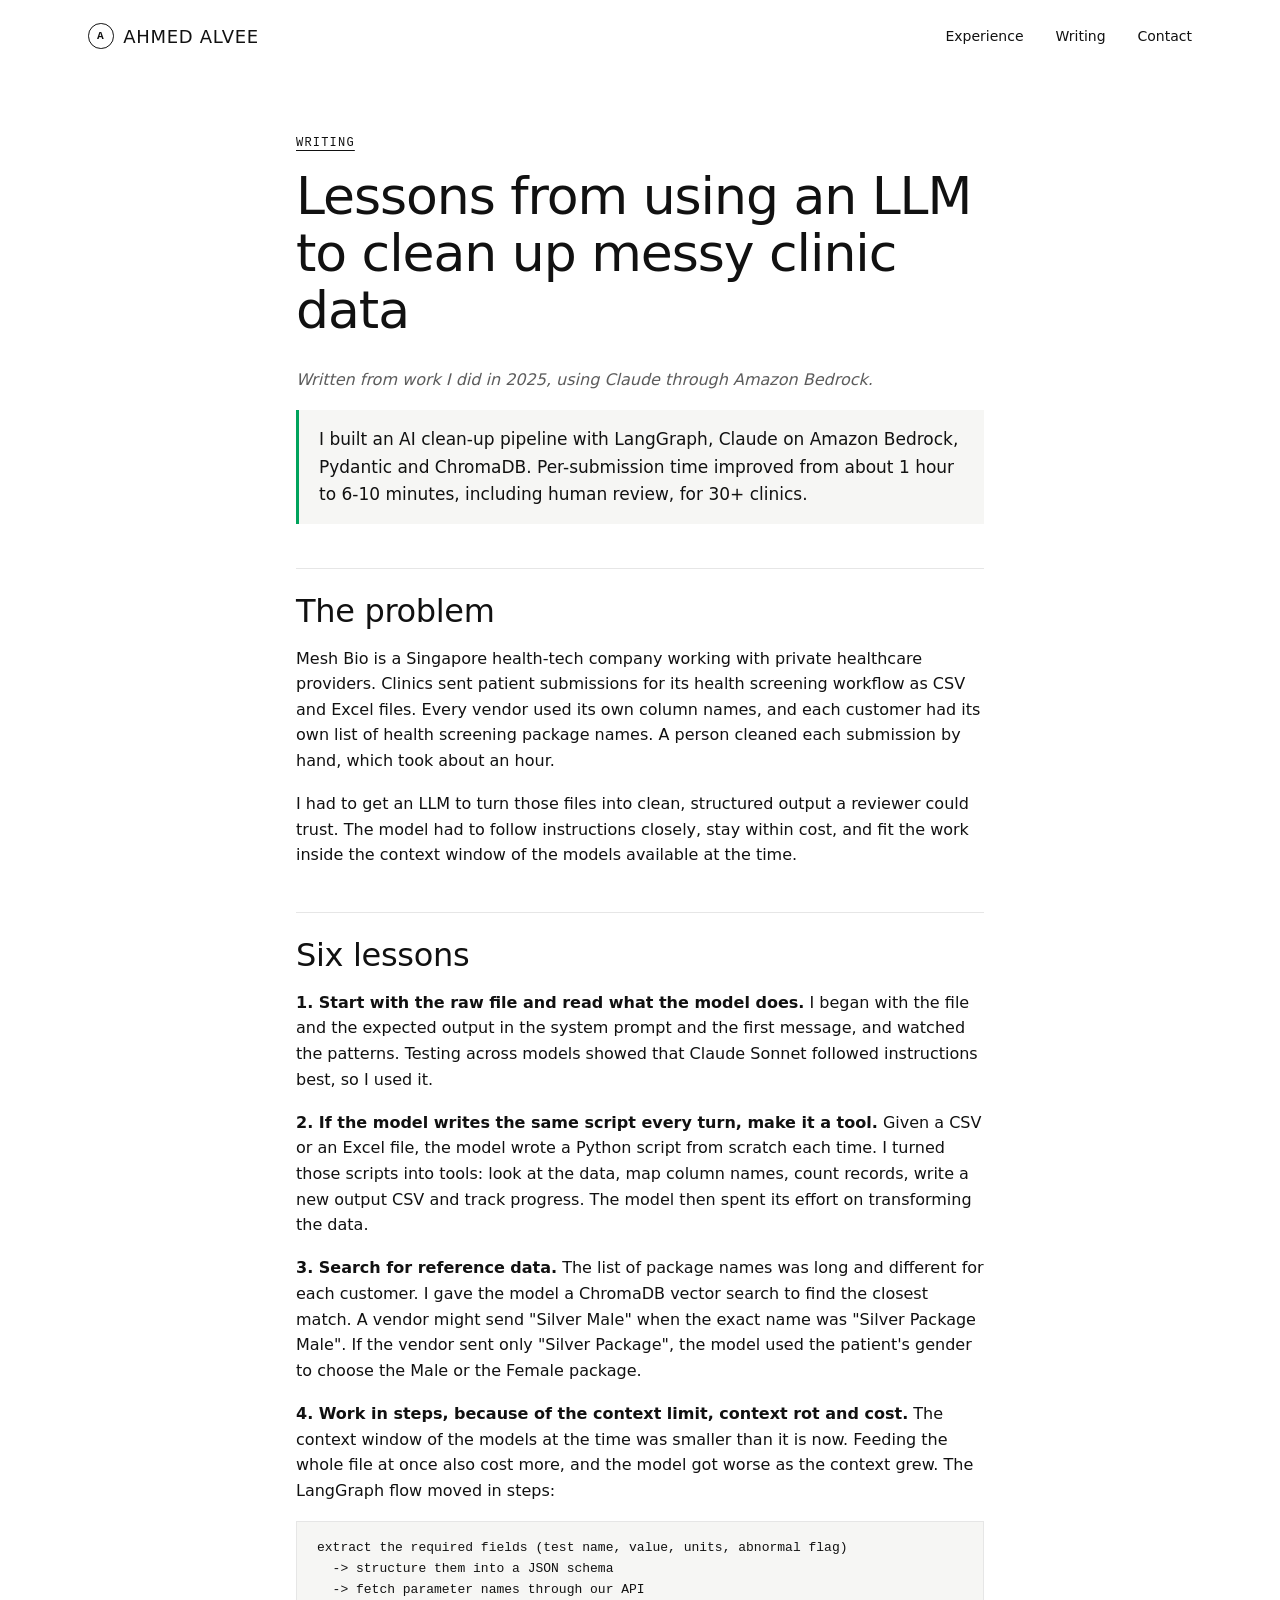
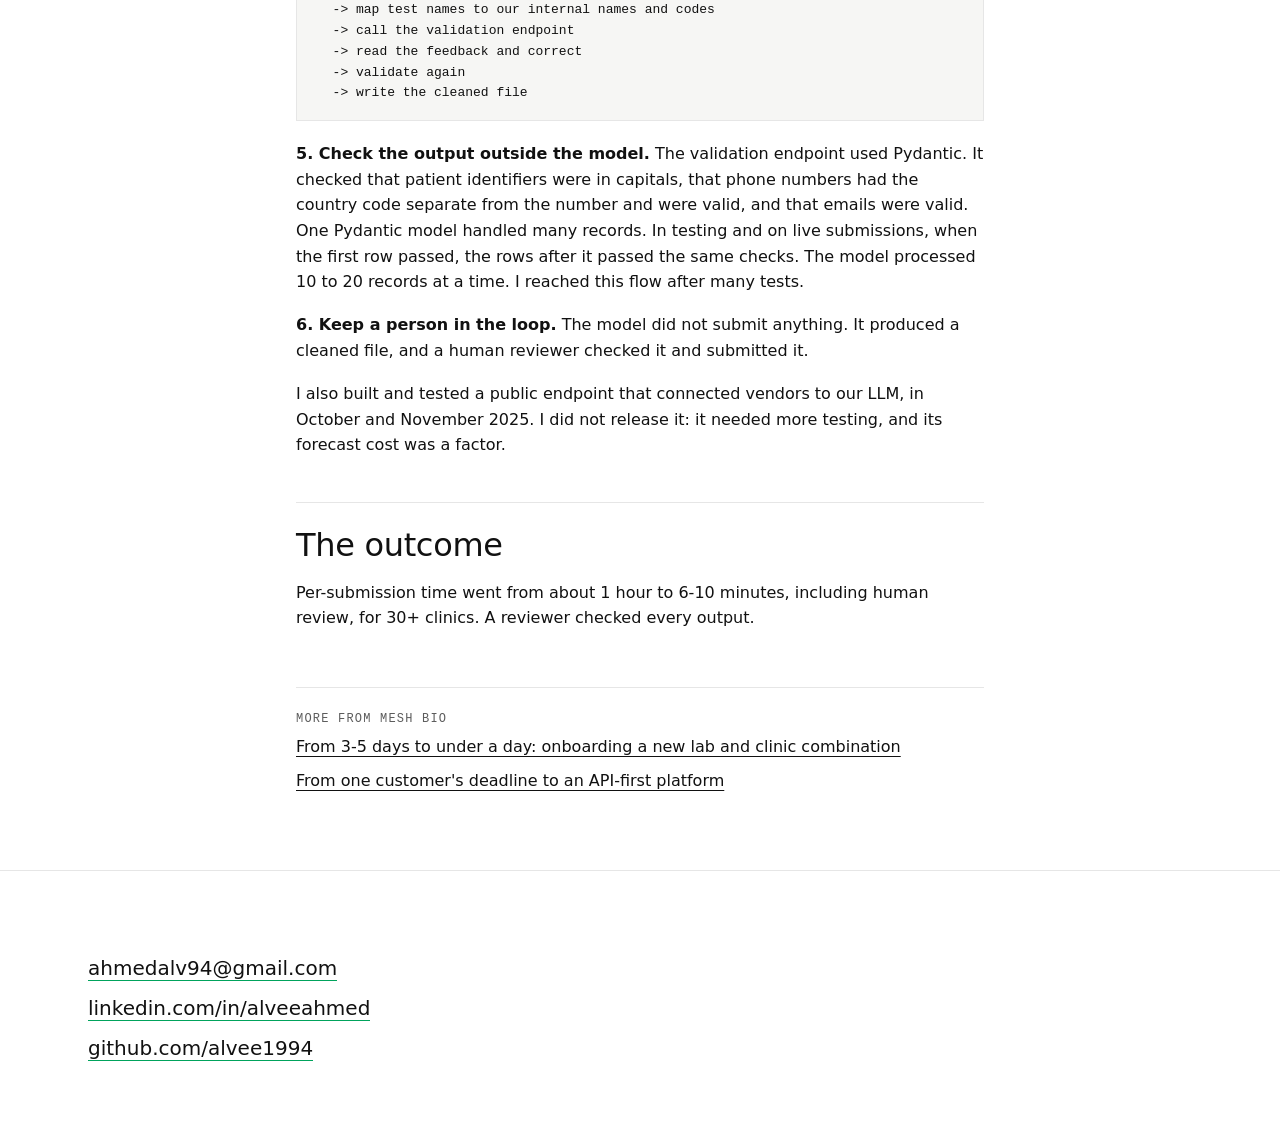
<file: writing/llm-lessons.html>
<!doctype html>
<html lang="en">
<head>
<meta charset="utf-8">
<meta name="viewport" content="width=device-width,initial-scale=1">
<meta http-equiv="Content-Security-Policy" content="default-src 'none'; style-src 'self' https://fonts.googleapis.com; font-src https://fonts.gstatic.com; img-src 'self' data:; base-uri 'none'; form-action 'none'">
<title>Lessons from using an LLM to clean up messy clinic data | Ahmed Alvee</title>
<meta name="description" content="I built an AI clean-up pipeline with LangGraph, Claude on Amazon Bedrock, Pydantic and ChromaDB. Per-submission time improved from about 1 hour to 6-10 minutes, including human review, for 30+ clinics.">
<meta name="author" content="Ahmed Alvee">
<meta name="robots" content="index, follow, max-snippet:-1, max-image-preview:large">
<link rel="canonical" href="https://alvee1994.github.io/portfolio/writing/llm-lessons.html">
<meta property="og:type" content="article">
<meta property="og:title" content="Lessons from using an LLM to clean up messy clinic data">
<meta property="og:description" content="I built an AI clean-up pipeline with LangGraph, Claude on Amazon Bedrock, Pydantic and ChromaDB. Per-submission time improved from about 1 hour to 6-10 minutes, including human review, for 30+ clinics.">
<meta property="og:url" content="https://alvee1994.github.io/portfolio/writing/llm-lessons.html">
<meta property="og:image" content="https://alvee1994.github.io/portfolio/assets/ahmed-alvee.jpg">
<meta name="twitter:card" content="summary">
<link rel="stylesheet" href="https://fonts.googleapis.com/css2?family=Inter:wght@400;600&family=JetBrains+Mono:wght@400;500;600&family=Space+Grotesk:wght@400;500&display=swap">
<link rel="stylesheet" href="style.css">
</head>
<body>
<div class="bar"><div class="wrap"><b><i>A</i><a href="../">Ahmed Alvee</a></b><a href="../#work">Experience</a><a href="../#writing">Writing</a><a href="../#contact">Contact</a></div></div>
<main class="wrap article">
<p class="crumb"><a href="../#writing">Writing</a></p>
<h1>Lessons from using an LLM to clean up messy clinic data</h1>
<p><em>Written from work I did in 2025, using Claude through Amazon Bedrock.</em></p>
<p class="result">I built an AI clean-up pipeline with LangGraph, Claude on Amazon Bedrock, Pydantic and ChromaDB. Per-submission time improved from about 1 hour to 6-10 minutes, including human review, for 30+ clinics.</p>
<h2>The problem</h2>
<p>Mesh Bio is a Singapore health-tech company working with private healthcare providers. Clinics sent patient submissions for its health screening workflow as CSV and Excel files. Every vendor used its own column names, and each customer had its own list of health screening package names. A person cleaned each submission by hand, which took about an hour.</p>
<p>I had to get an LLM to turn those files into clean, structured output a reviewer could trust. The model had to follow instructions closely, stay within cost, and fit the work inside the context window of the models available at the time.</p>
<h2>Six lessons</h2>
<p><strong>1. Start with the raw file and read what the model does.</strong> I began with the file and the expected output in the system prompt and the first message, and watched the patterns. Testing across models showed that Claude Sonnet followed instructions best, so I used it.</p>
<p><strong>2. If the model writes the same script every turn, make it a tool.</strong> Given a CSV or an Excel file, the model wrote a Python script from scratch each time. I turned those scripts into tools: look at the data, map column names, count records, write a new output CSV and track progress. The model then spent its effort on transforming the data.</p>
<p><strong>3. Search for reference data.</strong> The list of package names was long and different for each customer. I gave the model a ChromaDB vector search to find the closest match. A vendor might send "Silver Male" when the exact name was "Silver Package Male". If the vendor sent only "Silver Package", the model used the patient's gender to choose the Male or the Female package.</p>
<p><strong>4. Work in steps, because of the context limit, context rot and cost.</strong> The context window of the models at the time was smaller than it is now. Feeding the whole file at once also cost more, and the model got worse as the context grew. The LangGraph flow moved in steps:</p>
<pre>extract the required fields (test name, value, units, abnormal flag)
  -&gt; structure them into a JSON schema
  -&gt; fetch parameter names through our API
  -&gt; map test names to our internal names and codes
  -&gt; call the validation endpoint
  -&gt; read the feedback and correct
  -&gt; validate again
  -&gt; write the cleaned file</pre>
<p><strong>5. Check the output outside the model.</strong> The validation endpoint used Pydantic. It checked that patient identifiers were in capitals, that phone numbers had the country code separate from the number and were valid, and that emails were valid. One Pydantic model handled many records. In testing and on live submissions, when the first row passed, the rows after it passed the same checks. The model processed 10 to 20 records at a time. I reached this flow after many tests.</p>
<p><strong>6. Keep a person in the loop.</strong> The model did not submit anything. It produced a cleaned file, and a human reviewer checked it and submitted it.</p>
<p>I also built and tested a public endpoint that connected vendors to our LLM, in October and November 2025. I did not release it: it needed more testing, and its forecast cost was a factor.</p>
<h2>The outcome</h2>
<p>Per-submission time went from about 1 hour to 6-10 minutes, including human review, for 30+ clinics. A reviewer checked every output.</p>
<nav class="more" aria-label="More writing">
<span>More from Mesh Bio</span>
<a href="pipeline.html">From 3-5 days to under a day: onboarding a new lab and clinic combination</a>
<a href="apis.html">From one customer's deadline to an API-first platform</a>
</nav>
</main>
<footer id="contact"><div class="wrap"><p><a href="mailto:ahmedalv94@gmail.com">ahmedalv94@gmail.com</a><br><a href="https://linkedin.com/in/alveeahmed">linkedin.com/in/alveeahmed</a><br><a href="https://github.com/alvee1994">github.com/alvee1994</a></p></div></footer>
</body>
</html>
</file>
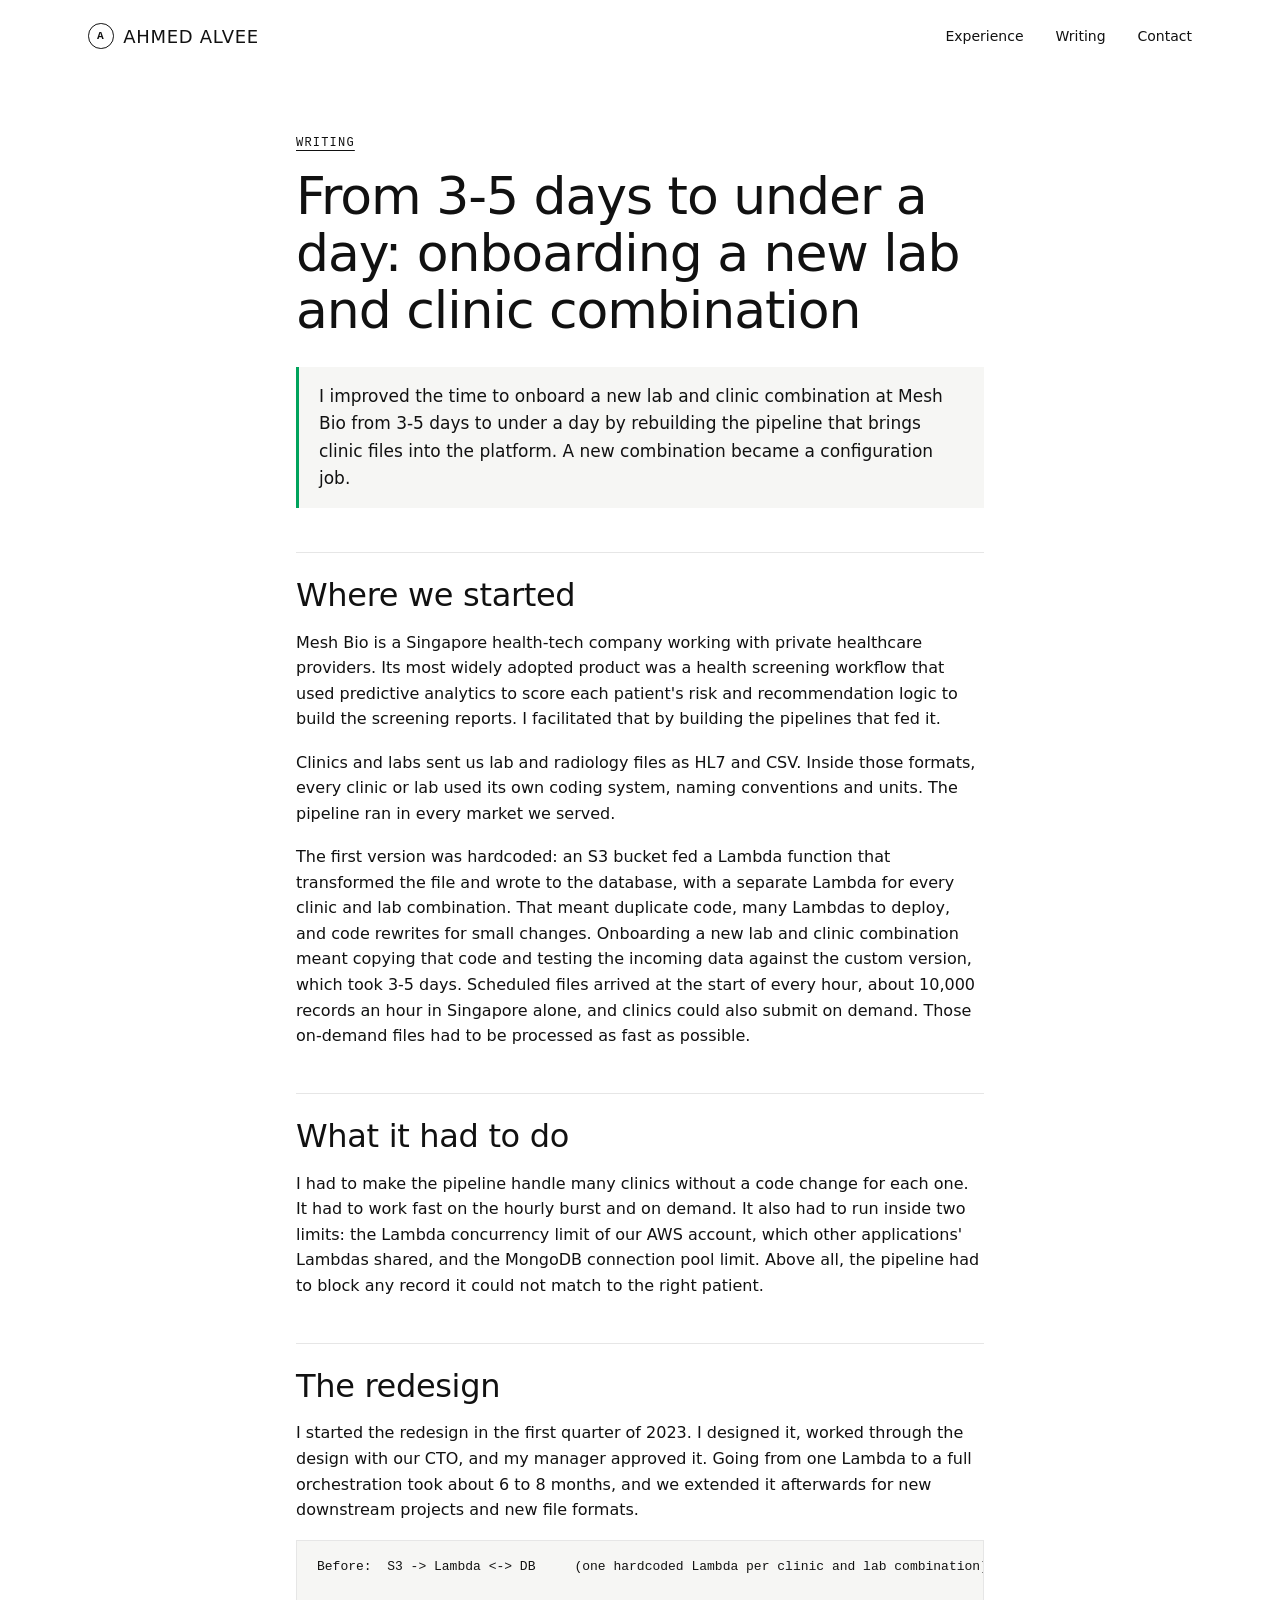
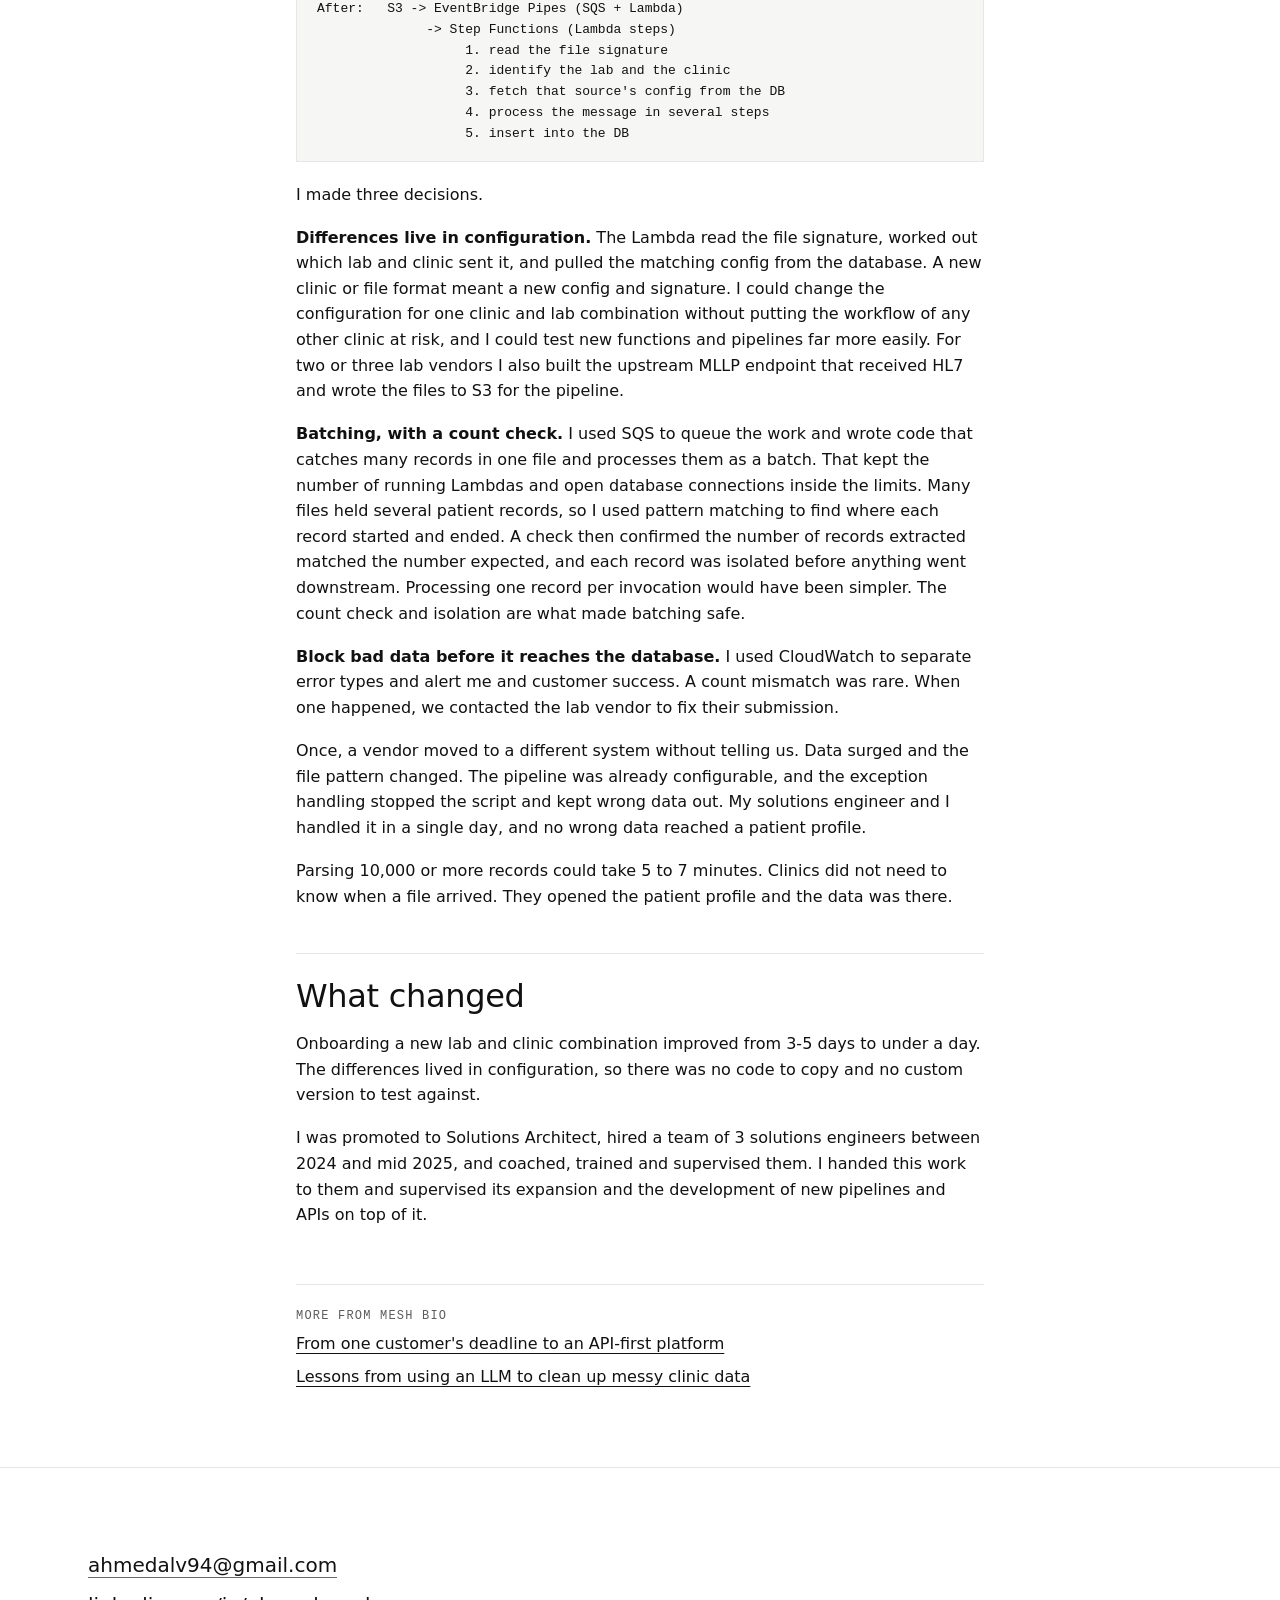
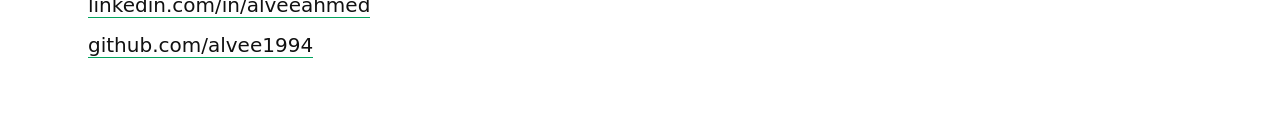
<file: writing/pipeline.html>
<!doctype html>
<html lang="en">
<head>
<meta charset="utf-8">
<meta name="viewport" content="width=device-width,initial-scale=1">
<meta http-equiv="Content-Security-Policy" content="default-src 'none'; style-src 'self' https://fonts.googleapis.com; font-src https://fonts.gstatic.com; img-src 'self' data:; base-uri 'none'; form-action 'none'">
<title>From 3-5 days to under a day: onboarding a new lab and clinic combination | Ahmed Alvee</title>
<meta name="description" content="I improved the time to onboard a new lab and clinic combination at Mesh Bio from 3-5 days to under a day by rebuilding the pipeline that brings clinic files into the platform. A new combination became a configuration job.">
<meta name="author" content="Ahmed Alvee">
<meta name="robots" content="index, follow, max-snippet:-1, max-image-preview:large">
<link rel="canonical" href="https://alvee1994.github.io/portfolio/writing/pipeline.html">
<meta property="og:type" content="article">
<meta property="og:title" content="From 3-5 days to under a day: onboarding a new lab and clinic combination">
<meta property="og:description" content="I improved the time to onboard a new lab and clinic combination at Mesh Bio from 3-5 days to under a day by rebuilding the pipeline that brings clinic files into the platform. A new combination became a configuration job.">
<meta property="og:url" content="https://alvee1994.github.io/portfolio/writing/pipeline.html">
<meta property="og:image" content="https://alvee1994.github.io/portfolio/assets/ahmed-alvee.jpg">
<meta name="twitter:card" content="summary">
<link rel="stylesheet" href="https://fonts.googleapis.com/css2?family=Inter:wght@400;600&family=JetBrains+Mono:wght@400;500;600&family=Space+Grotesk:wght@400;500&display=swap">
<link rel="stylesheet" href="style.css">
</head>
<body>
<div class="bar"><div class="wrap"><b><i>A</i><a href="../">Ahmed Alvee</a></b><a href="../#work">Experience</a><a href="../#writing">Writing</a><a href="../#contact">Contact</a></div></div>
<main class="wrap article">
<p class="crumb"><a href="../#writing">Writing</a></p>
<h1>From 3-5 days to under a day: onboarding a new lab and clinic combination</h1>
<p class="result">I improved the time to onboard a new lab and clinic combination at Mesh Bio from 3-5 days to under a day by rebuilding the pipeline that brings clinic files into the platform. A new combination became a configuration job.</p>
<h2>Where we started</h2>
<p>Mesh Bio is a Singapore health-tech company working with private healthcare providers. Its most widely adopted product was a health screening workflow that used predictive analytics to score each patient's risk and recommendation logic to build the screening reports. I facilitated that by building the pipelines that fed it.</p>
<p>Clinics and labs sent us lab and radiology files as HL7 and CSV. Inside those formats, every clinic or lab used its own coding system, naming conventions and units. The pipeline ran in every market we served.</p>
<p>The first version was hardcoded: an S3 bucket fed a Lambda function that transformed the file and wrote to the database, with a separate Lambda for every clinic and lab combination. That meant duplicate code, many Lambdas to deploy, and code rewrites for small changes. Onboarding a new lab and clinic combination meant copying that code and testing the incoming data against the custom version, which took 3-5 days. Scheduled files arrived at the start of every hour, about 10,000 records an hour in Singapore alone, and clinics could also submit on demand. Those on-demand files had to be processed as fast as possible.</p>
<h2>What it had to do</h2>
<p>I had to make the pipeline handle many clinics without a code change for each one. It had to work fast on the hourly burst and on demand. It also had to run inside two limits: the Lambda concurrency limit of our AWS account, which other applications' Lambdas shared, and the MongoDB connection pool limit. Above all, the pipeline had to block any record it could not match to the right patient.</p>
<h2>The redesign</h2>
<p>I started the redesign in the first quarter of 2023. I designed it, worked through the design with our CTO, and my manager approved it. Going from one Lambda to a full orchestration took about 6 to 8 months, and we extended it afterwards for new downstream projects and new file formats.</p>
<pre>Before:  S3 -&gt; Lambda &lt;-&gt; DB     (one hardcoded Lambda per clinic and lab combination)

After:   S3 -&gt; EventBridge Pipes (SQS + Lambda)
              -&gt; Step Functions (Lambda steps)
                   1. read the file signature
                   2. identify the lab and the clinic
                   3. fetch that source's config from the DB
                   4. process the message in several steps
                   5. insert into the DB</pre>
<p>I made three decisions.</p>
<p><strong>Differences live in configuration.</strong> The Lambda read the file signature, worked out which lab and clinic sent it, and pulled the matching config from the database. A new clinic or file format meant a new config and signature. I could change the configuration for one clinic and lab combination without putting the workflow of any other clinic at risk, and I could test new functions and pipelines far more easily. For two or three lab vendors I also built the upstream MLLP endpoint that received HL7 and wrote the files to S3 for the pipeline.</p>
<p><strong>Batching, with a count check.</strong> I used SQS to queue the work and wrote code that catches many records in one file and processes them as a batch. That kept the number of running Lambdas and open database connections inside the limits. Many files held several patient records, so I used pattern matching to find where each record started and ended. A check then confirmed the number of records extracted matched the number expected, and each record was isolated before anything went downstream. Processing one record per invocation would have been simpler. The count check and isolation are what made batching safe.</p>
<p><strong>Block bad data before it reaches the database.</strong> I used CloudWatch to separate error types and alert me and customer success. A count mismatch was rare. When one happened, we contacted the lab vendor to fix their submission.</p>
<p>Once, a vendor moved to a different system without telling us. Data surged and the file pattern changed. The pipeline was already configurable, and the exception handling stopped the script and kept wrong data out. My solutions engineer and I handled it in a single day, and no wrong data reached a patient profile.</p>
<p>Parsing 10,000 or more records could take 5 to 7 minutes. Clinics did not need to know when a file arrived. They opened the patient profile and the data was there.</p>
<h2>What changed</h2>
<p>Onboarding a new lab and clinic combination improved from 3-5 days to under a day. The differences lived in configuration, so there was no code to copy and no custom version to test against.</p>
<p>I was promoted to Solutions Architect, hired a team of 3 solutions engineers between 2024 and mid 2025, and coached, trained and supervised them. I handed this work to them and supervised its expansion and the development of new pipelines and APIs on top of it.</p>
<nav class="more" aria-label="More writing">
<span>More from Mesh Bio</span>
<a href="apis.html">From one customer's deadline to an API-first platform</a>
<a href="llm-lessons.html">Lessons from using an LLM to clean up messy clinic data</a>
</nav>
</main>
<footer id="contact"><div class="wrap"><p><a href="mailto:ahmedalv94@gmail.com">ahmedalv94@gmail.com</a><br><a href="https://linkedin.com/in/alveeahmed">linkedin.com/in/alveeahmed</a><br><a href="https://github.com/alvee1994">github.com/alvee1994</a></p></div></footer>
</body>
</html>
</file>
<file: writing/style.css>
:root { --accent:#00a35c; --ink:#111; --muted:#5c5c5c; --line:#e6e6e6; --bg:#fff; --soft:#f6f6f4;
  --mono:"JetBrains Mono",ui-monospace,monospace; --sans:"Space Grotesk",system-ui,sans-serif; }
* { box-sizing:border-box; }
html { scroll-behavior:smooth; }
body { margin:0; background:var(--bg); color:var(--ink); font:1rem/1.6 Inter,system-ui,sans-serif; -webkit-font-smoothing:antialiased; }
a { color:inherit; }
.wrap { max-width:72rem; margin:0 auto; padding:0 1.5rem; }
h1, h2 { font-family:var(--sans); font-weight:400; margin:0; }

.bar { position:sticky; top:0; z-index:4; background:rgba(255,255,255,.85); -webkit-backdrop-filter:blur(12px); backdrop-filter:blur(12px); }
.bar .wrap { display:flex; align-items:center; gap:2rem; height:4.5rem; font-size:.875rem; }
.bar b { font:500 1.125rem var(--sans); letter-spacing:.04em; text-transform:uppercase; margin-right:auto; display:flex; align-items:center; gap:.6rem; }
.bar b a { text-decoration:none; }
.bar b i { width:1.6rem; height:1.6rem; border:1.5px solid var(--ink); border-radius:50%; display:grid; place-items:center; font:600 .7rem var(--mono); font-style:normal; }
.bar a { text-decoration:none; }
.bar a:hover { color:var(--accent); }
@media (max-width:40rem) {
  body { overflow-x:hidden; }
  .bar .wrap { gap:1rem; height:3.75rem; font-size:.8125rem; }
  .bar b { font-size:.9375rem; white-space:nowrap; }
}

.article { max-width:46rem; padding-top:clamp(2rem,5vw,4rem); padding-bottom:clamp(3rem,6vw,5rem); }
.crumb { font:500 .75rem var(--mono); letter-spacing:.1em; text-transform:uppercase; margin:0 0 1.5rem; }
.crumb a { text-decoration:underline; text-underline-offset:4px; }
.crumb a:hover { color:var(--accent); }
.article h1 { font-size:clamp(2rem,5vw,3.25rem); line-height:1.1; letter-spacing:-.02em; margin-bottom:1.75rem; }
.article h2 { font-size:clamp(1.5rem,3vw,2rem); line-height:1.15; letter-spacing:-.01em; margin:2.75rem 0 1rem; padding-top:1.5rem; border-top:1px solid var(--line); }
.article p { margin:0 0 1.1rem; }
.article p.result { border-left:3px solid var(--accent); background:var(--soft); padding:1rem 1.25rem; font-size:1.0625rem; margin-bottom:1.5rem; }
.article pre { background:var(--soft); border:1px solid var(--line); padding:1rem 1.25rem; overflow-x:auto; font:.8125rem/1.6 var(--mono); margin:0 0 1.25rem; }
.article em { color:var(--muted); }

.more { margin-top:3.5rem; padding-top:1.5rem; border-top:1px solid var(--line); display:flex; flex-direction:column; gap:.5rem; }
.more span { font:500 .75rem var(--mono); letter-spacing:.1em; text-transform:uppercase; color:var(--muted); }
.more a { text-decoration:underline; text-underline-offset:4px; }
.more a:hover { color:var(--accent); }

footer { padding:clamp(3rem,6vw,5rem) 0 4rem; border-top:1px solid var(--line); }
footer p { font:400 1.25rem/2 var(--sans); margin:0; }
footer a { text-decoration:none; border-bottom:1px solid var(--accent); }
footer a:hover { color:var(--accent); }

@media (prefers-reduced-motion:reduce) { html { scroll-behavior:auto; } }
</file>
